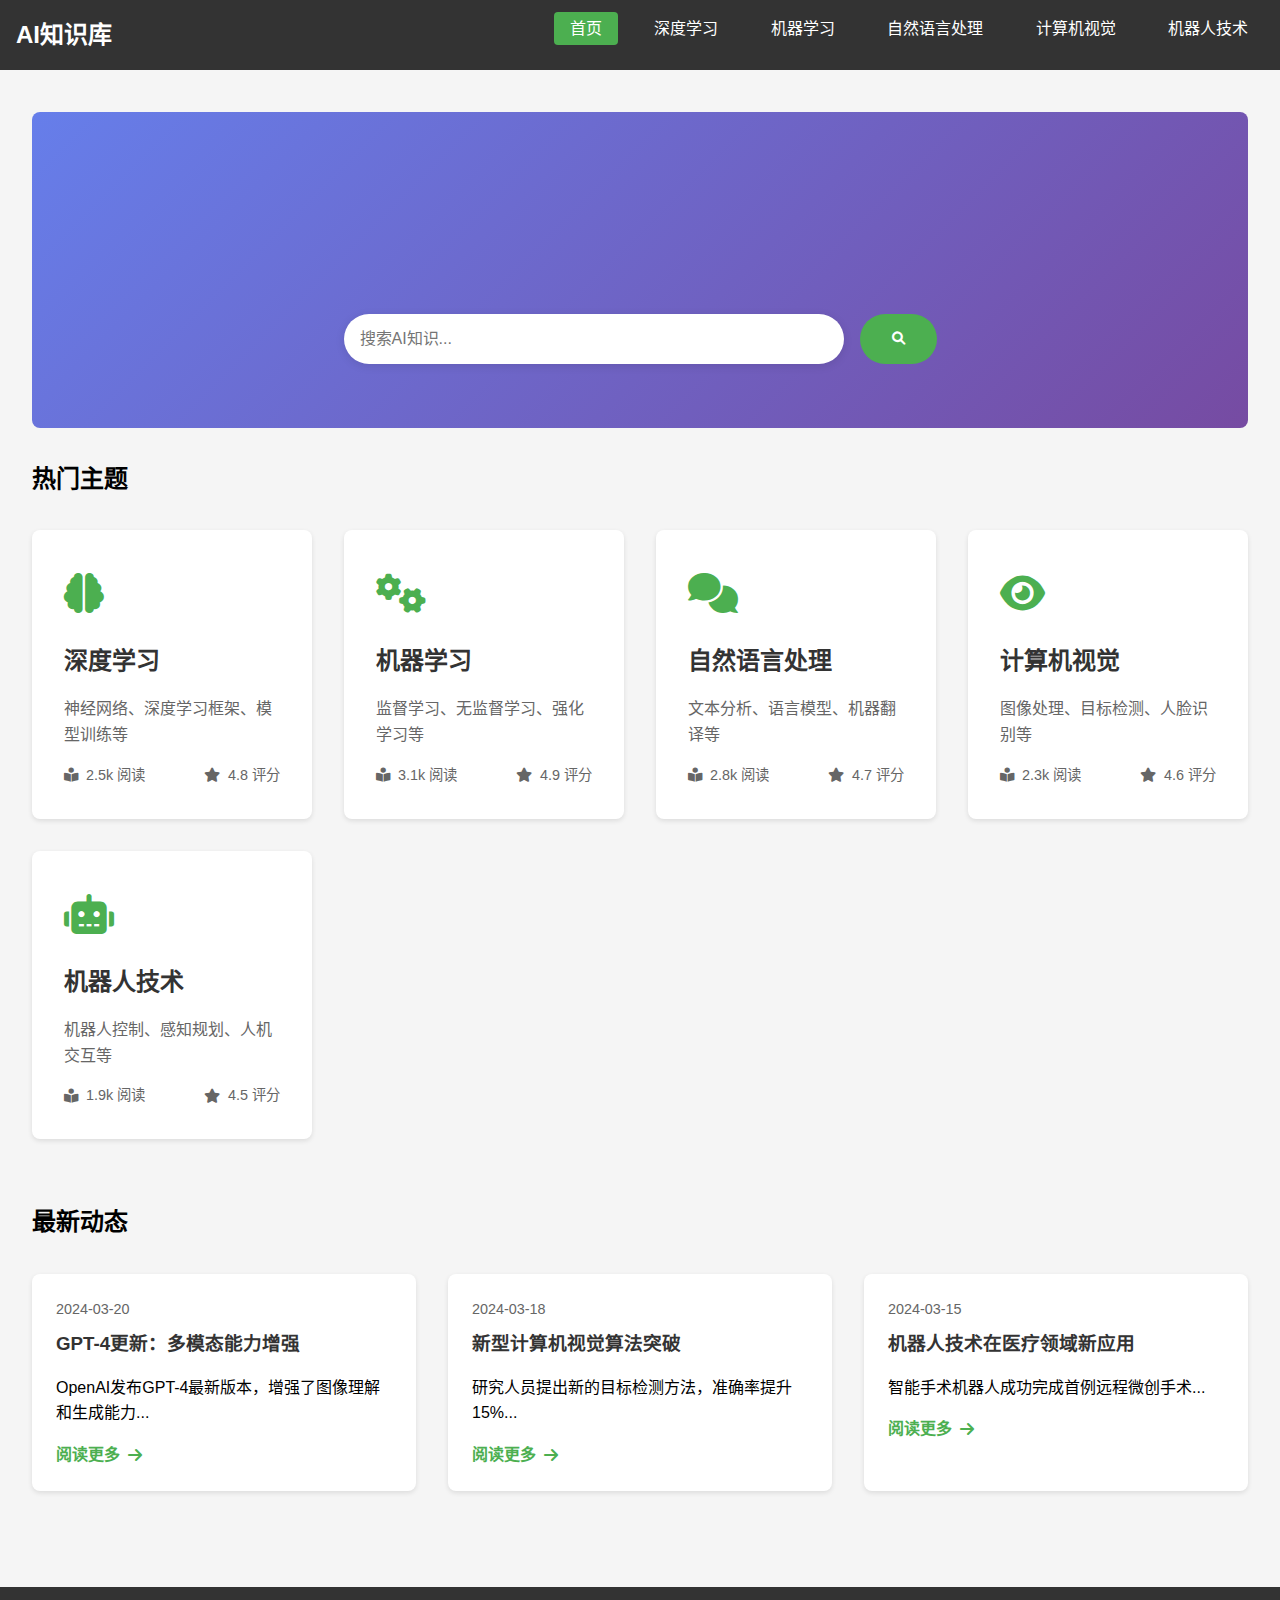
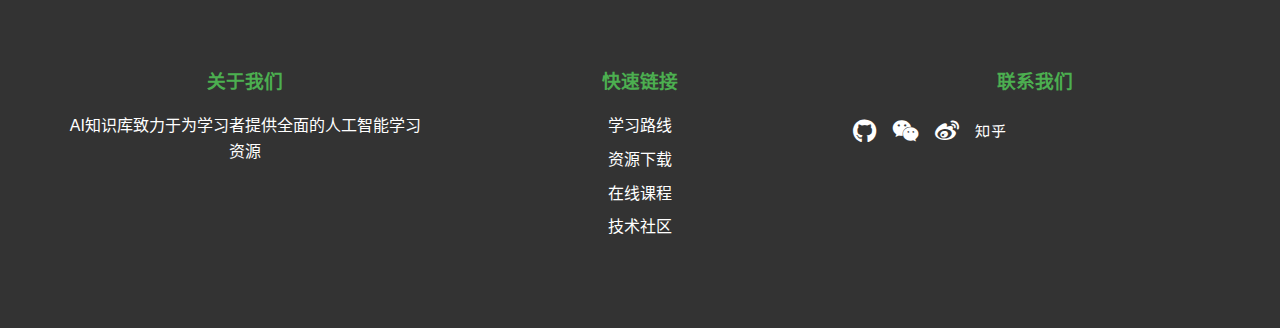
<file: index.html>
<!DOCTYPE html>
<html lang="zh-CN">
<head>
    <meta charset="UTF-8">
    <meta name="viewport" content="width=device-width, initial-scale=1.0">
    <title>AI知识库 - 首页</title>
    <link rel="stylesheet" href="css/style.css">
    <link rel="stylesheet" href="https://cdnjs.cloudflare.com/ajax/libs/font-awesome/6.0.0/css/all.min.css">
</head>
<body>
    <nav class="navbar">
        <div class="nav-brand">AI知识库</div>
        <ul class="nav-links">
            <li><a href="index.html" class="active">首页</a></li>
            <li><a href="deep-learning.html">深度学习</a></li>
            <li><a href="machine-learning.html">机器学习</a></li>
            <li><a href="nlp.html">自然语言处理</a></li>
            <li><a href="computer-vision.html">计算机视觉</a></li>
            <li><a href="robotics.html">机器人技术</a></li>
        </ul>
    </nav>

    <main>
        <section class="hero">
            <h1 class="animate-text">欢迎来到AI知识库</h1>
            <p class="animate-text">探索人工智能的奥秘，开启智能化未来</p>
            <div class="search-box">
                <input type="text" placeholder="搜索AI知识...">
                <button><i class="fas fa-search"></i></button>
            </div>
        </section>

        <section class="featured-topics">
            <h2>热门主题</h2>
            <div class="cards-container">
                <div class="card" onclick="location.href='deep-learning.html'">
                    <div class="card-icon">
                        <i class="fas fa-brain"></i>
                    </div>
                    <h2>深度学习</h2>
                    <p>神经网络、深度学习框架、模型训练等</p>
                    <div class="card-stats">
                        <span><i class="fas fa-book-reader"></i> 2.5k 阅读</span>
                        <span><i class="fas fa-star"></i> 4.8 评分</span>
                    </div>
                </div>
                <div class="card" onclick="location.href='machine-learning.html'">
                    <div class="card-icon">
                        <i class="fas fa-cogs"></i>
                    </div>
                    <h2>机器学习</h2>
                    <p>监督学习、无监督学习、强化学习等</p>
                    <div class="card-stats">
                        <span><i class="fas fa-book-reader"></i> 3.1k 阅读</span>
                        <span><i class="fas fa-star"></i> 4.9 评分</span>
                    </div>
                </div>
                <div class="card" onclick="location.href='nlp.html'">
                    <div class="card-icon">
                        <i class="fas fa-comments"></i>
                    </div>
                    <h2>自然语言处理</h2>
                    <p>文本分析、语言模型、机器翻译等</p>
                    <div class="card-stats">
                        <span><i class="fas fa-book-reader"></i> 2.8k 阅读</span>
                        <span><i class="fas fa-star"></i> 4.7 评分</span>
                    </div>
                </div>
                <div class="card" onclick="location.href='computer-vision.html'">
                    <div class="card-icon">
                        <i class="fas fa-eye"></i>
                    </div>
                    <h2>计算机视觉</h2>
                    <p>图像处理、目标检测、人脸识别等</p>
                    <div class="card-stats">
                        <span><i class="fas fa-book-reader"></i> 2.3k 阅读</span>
                        <span><i class="fas fa-star"></i> 4.6 评分</span>
                    </div>
                </div>
                <div class="card" onclick="location.href='robotics.html'">
                    <div class="card-icon">
                        <i class="fas fa-robot"></i>
                    </div>
                    <h2>机器人技术</h2>
                    <p>机器人控制、感知规划、人机交互等</p>
                    <div class="card-stats">
                        <span><i class="fas fa-book-reader"></i> 1.9k 阅读</span>
                        <span><i class="fas fa-star"></i> 4.5 评分</span>
                    </div>
                </div>
            </div>
        </section>

        <section class="latest-updates">
            <h2>最新动态</h2>
            <div class="updates-grid">
                <div class="update-card">
                    <div class="update-date">2024-03-20</div>
                    <h3>GPT-4更新：多模态能力增强</h3>
                    <p>OpenAI发布GPT-4最新版本，增强了图像理解和生成能力...</p>
                    <a href="#" class="read-more">阅读更多 <i class="fas fa-arrow-right"></i></a>
                </div>
                <div class="update-card">
                    <div class="update-date">2024-03-18</div>
                    <h3>新型计算机视觉算法突破</h3>
                    <p>研究人员提出新的目标检测方法，准确率提升15%...</p>
                    <a href="#" class="read-more">阅读更多 <i class="fas fa-arrow-right"></i></a>
                </div>
                <div class="update-card">
                    <div class="update-date">2024-03-15</div>
                    <h3>机器人技术在医疗领域新应用</h3>
                    <p>智能手术机器人成功完成首例远程微创手术...</p>
                    <a href="#" class="read-more">阅读更多 <i class="fas fa-arrow-right"></i></a>
                </div>
            </div>
        </section>
    </main>

    <footer>
        <div class="footer-content">
            <div class="footer-section">
                <h3>关于我们</h3>
                <p>AI知识库致力于为学习者提供全面的人工智能学习资源</p>
            </div>
            <div class="footer-section">
                <h3>快速链接</h3>
                <ul>
                    <li><a href="#">学习路线</a></li>
                    <li><a href="#">资源下载</a></li>
                    <li><a href="#">在线课程</a></li>
                    <li><a href="#">技术社区</a></li>
                </ul>
            </div>
            <div class="footer-section">
                <h3>联系我们</h3>
                <div class="social-links">
                    <a href="#"><i class="fab fa-github"></i></a>
                    <a href="#"><i class="fab fa-weixin"></i></a>
                    <a href="#"><i class="fab fa-weibo"></i></a>
                    <a href="#"><i class="fab fa-zhihu"></i></a>
                </div>
            </div>
        </div>  
    </footer>

    <script src="js/main.js"></script>
</body>
</html>
</file>
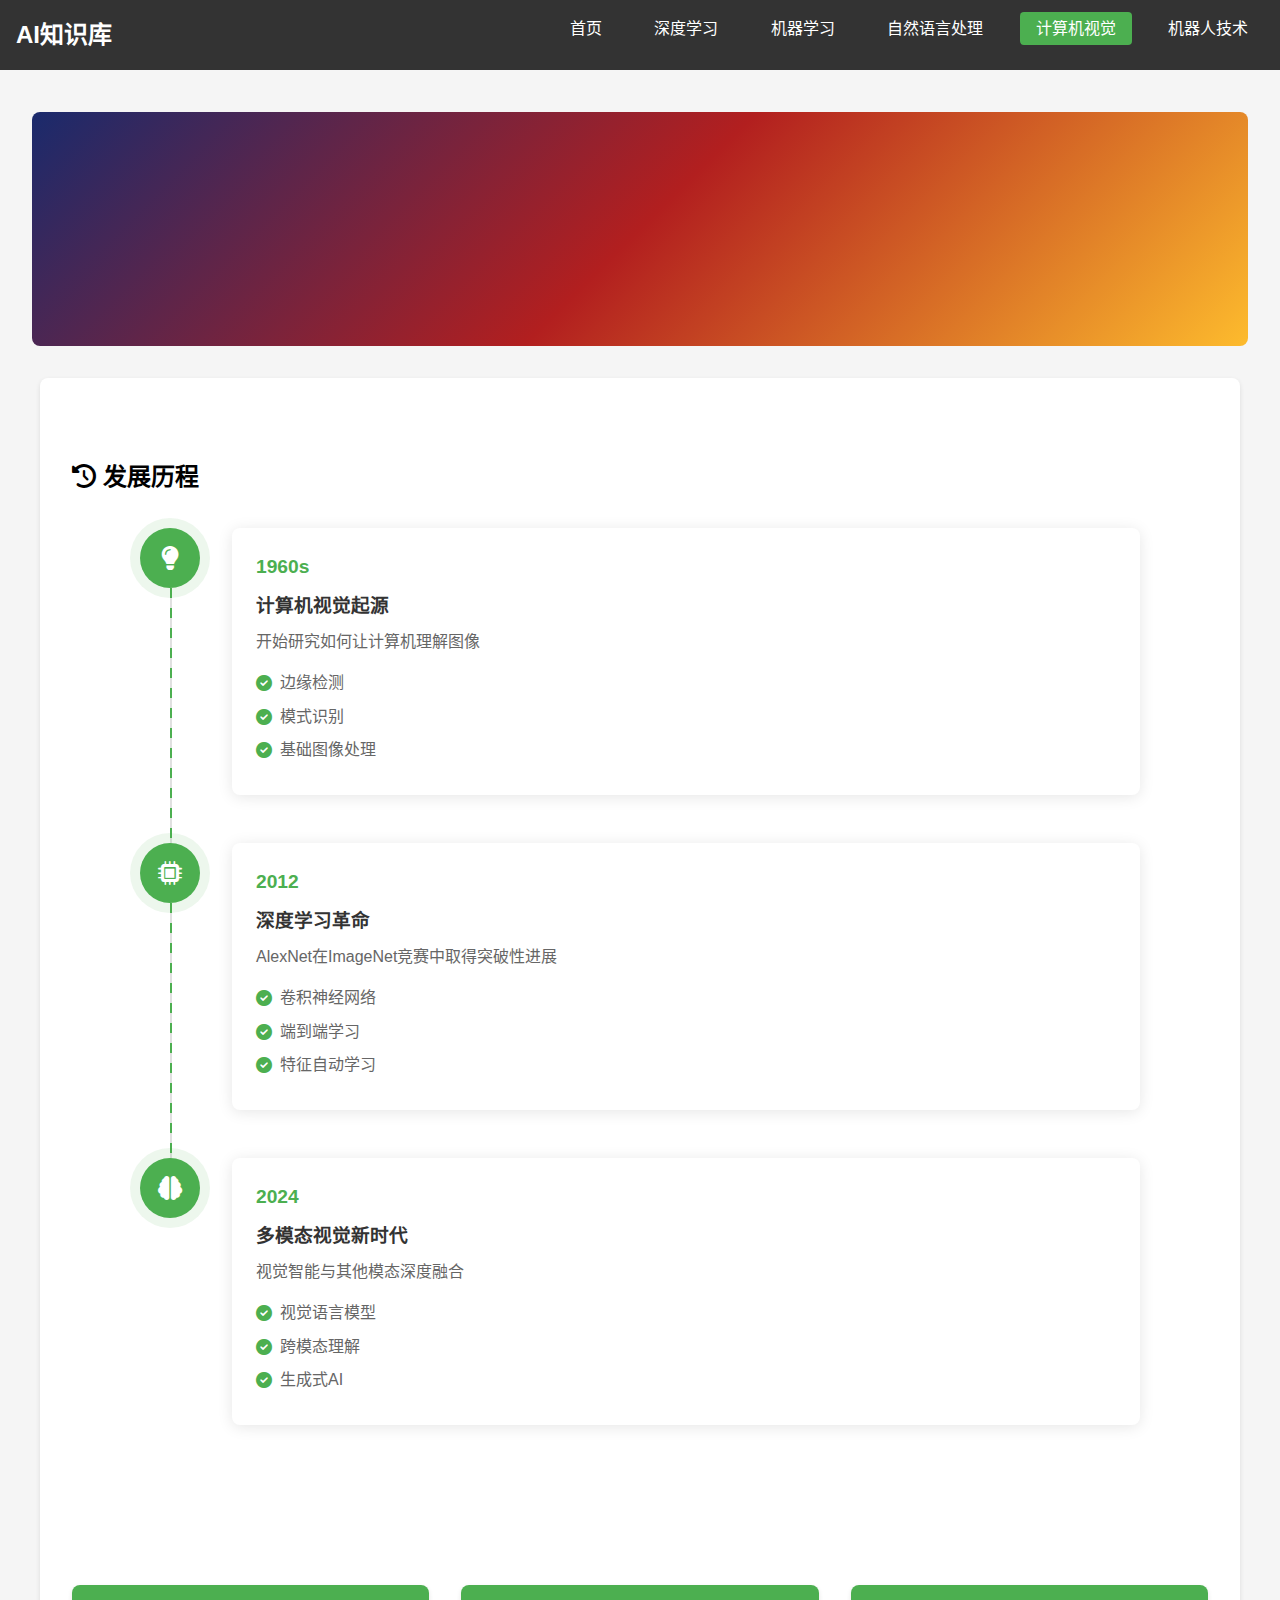
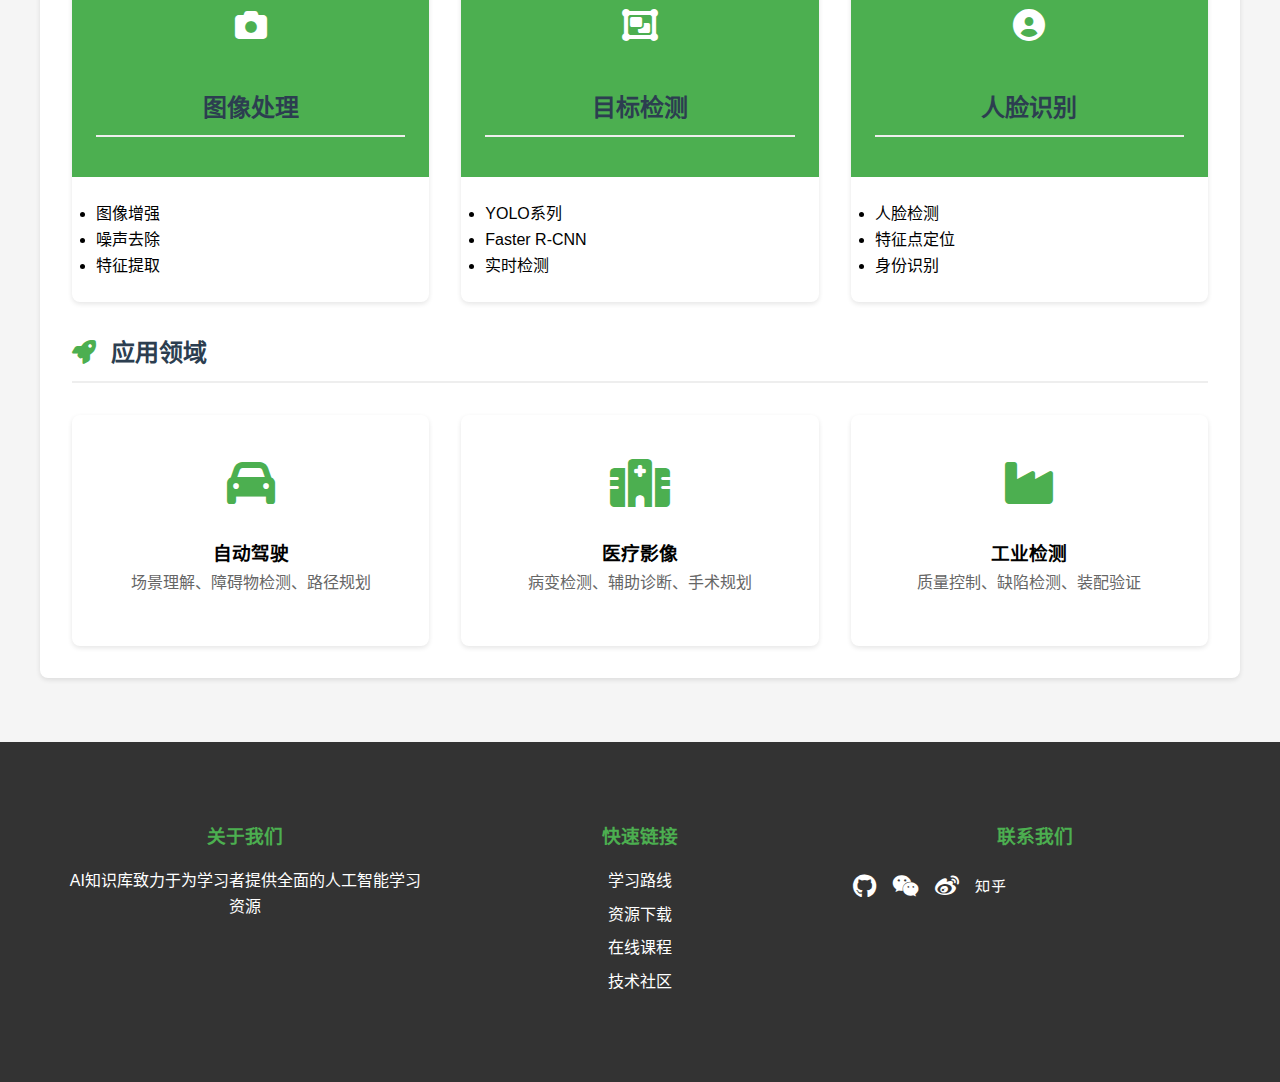
<file: computer-vision.html>
<!DOCTYPE html>
<html lang="zh-CN">
<head>
    <meta charset="UTF-8">
    <meta name="viewport" content="width=device-width, initial-scale=1.0">
    <title>计算机视觉 - AI知识库</title>
    <link rel="stylesheet" href="css/style.css">
    <link rel="stylesheet" href="https://cdnjs.cloudflare.com/ajax/libs/font-awesome/6.0.0/css/all.min.css">
</head>
<body>
    <nav class="navbar">
        <div class="nav-brand">AI知识库</div>
        <ul class="nav-links">
            <li><a href="index.html">首页</a></li>
            <li><a href="deep-learning.html">深度学习</a></li>
            <li><a href="machine-learning.html">机器学习</a></li>
            <li><a href="nlp.html">自然语言处理</a></li>
            <li><a href="computer-vision.html" class="active">计算机视觉</a></li>
            <li><a href="robotics.html">机器人技术</a></li>
        </ul>
    </nav>

    <main>
        <section class="hero vision-hero">
            <div class="hero-content">
                <h1 class="animate-text">计算机视觉</h1>
                <p class="animate-text">让机器理解和分析视觉世界</p>
            </div>
        </section>

        <section class="content">
            <div class="milestone-section">
                <h2><i class="fas fa-history"></i> 发展历程</h2>
                <div class="milestones">
                    <div class="milestone-item">
                        <div class="milestone-icon">
                            <i class="fas fa-lightbulb"></i>
                        </div>
                        <div class="milestone-line"></div>
                        <div class="milestone-content">
                            <div class="milestone-year">1960s</div>
                            <h3>计算机视觉起源</h3>
                            <p>开始研究如何让计算机理解图像</p>
                            <ul class="milestone-details">
                                <li><i class="fas fa-check-circle"></i> 边缘检测</li>
                                <li><i class="fas fa-check-circle"></i> 模式识别</li>
                                <li><i class="fas fa-check-circle"></i> 基础图像处理</li>
                            </ul>
                        </div>
                    </div>

                    <div class="milestone-item">
                        <div class="milestone-icon">
                            <i class="fas fa-microchip"></i>
                        </div>
                        <div class="milestone-line"></div>
                        <div class="milestone-content">
                            <div class="milestone-year">2012</div>
                            <h3>深度学习革命</h3>
                            <p>AlexNet在ImageNet竞赛中取得突破性进展</p>
                            <ul class="milestone-details">
                                <li><i class="fas fa-check-circle"></i> 卷积神经网络</li>
                                <li><i class="fas fa-check-circle"></i> 端到端学习</li>
                                <li><i class="fas fa-check-circle"></i> 特征自动学习</li>
                            </ul>
                        </div>
                    </div>

                    <div class="milestone-item">
                        <div class="milestone-icon">
                            <i class="fas fa-brain"></i>
                        </div>
                        <div class="milestone-line"></div>
                        <div class="milestone-content">
                            <div class="milestone-year">2024</div>
                            <h3>多模态视觉新时代</h3>
                            <p>视觉智能与其他模态深度融合</p>
                            <ul class="milestone-details">
                                <li><i class="fas fa-check-circle"></i> 视觉语言模型</li>
                                <li><i class="fas fa-check-circle"></i> 跨模态理解</li>
                                <li><i class="fas fa-check-circle"></i> 生成式AI</li>
                            </ul>
                        </div>
                    </div>
                </div>
            </div>

            <article>
                <div class="vision-grid">
                    <div class="vision-card">
                        <div class="vision-card-header">
                            <i class="fas fa-camera"></i>
                            <h2>图像处理</h2>
                        </div>
                        <div class="vision-card-content">
                            <ul>
                                <li>图像增强</li>
                                <li>噪声去除</li>
                                <li>特征提取</li>
                            </ul>
                        </div>
                    </div>

                    <div class="vision-card">
                        <div class="vision-card-header">
                            <i class="fas fa-object-group"></i>
                            <h2>目标检测</h2>
                        </div>
                        <div class="vision-card-content">
                            <ul>
                                <li>YOLO系列</li>
                                <li>Faster R-CNN</li>
                                <li>实时检测</li>
                            </ul>
                        </div>
                    </div>

                    <div class="vision-card">
                        <div class="vision-card-header">
                            <i class="fas fa-user-circle"></i>
                            <h2>人脸识别</h2>
                        </div>
                        <div class="vision-card-content">
                            <ul>
                                <li>人脸检测</li>
                                <li>特征点定位</li>
                                <li>身份识别</li>
                            </ul>
                        </div>
                    </div>
                </div>

      

                <div class="applications">
                    <h2><i class="fas fa-rocket"></i> 应用领域</h2>
                    <div class="app-cards">
                        <div class="app-card">
                            <div class="app-icon">
                                <i class="fas fa-car"></i>
                            </div>
                            <h3>自动驾驶</h3>
                            <p>场景理解、障碍物检测、路径规划</p>
                        </div>
                        <div class="app-card">
                            <div class="app-icon">
                                <i class="fas fa-hospital"></i>
                            </div>
                            <h3>医疗影像</h3>
                            <p>病变检测、辅助诊断、手术规划</p>
                        </div>
                        <div class="app-card">
                            <div class="app-icon">
                                <i class="fas fa-industry"></i>
                            </div>
                            <h3>工业检测</h3>
                            <p>质量控制、缺陷检测、装配验证</p>
                        </div>
                    </div>
                </div>
            </article>
        </section>
    </main>

    <footer>
        <div class="footer-content">
            <div class="footer-section">
                <h3>关于我们</h3>
                <p>AI知识库致力于为学习者提供全面的人工智能学习资源</p>
            </div>
            <div class="footer-section">
                <h3>快速链接</h3>
                <ul>
                    <li><a href="#">学习路线</a></li>
                    <li><a href="#">资源下载</a></li>
                    <li><a href="#">在线课程</a></li>
                    <li><a href="#">技术社区</a></li>
                </ul>
            </div>
            <div class="footer-section">
                <h3>联系我们</h3>
                <div class="social-links">
                    <a href="#"><i class="fab fa-github"></i></a>
                    <a href="#"><i class="fab fa-weixin"></i></a>
                    <a href="#"><i class="fab fa-weibo"></i></a>
                    <a href="#"><i class="fab fa-zhihu"></i></a>
                </div>
            </div>
        </div>
    </footer>

    <script src="js/main.js"></script>
</body>
</html>
</file>
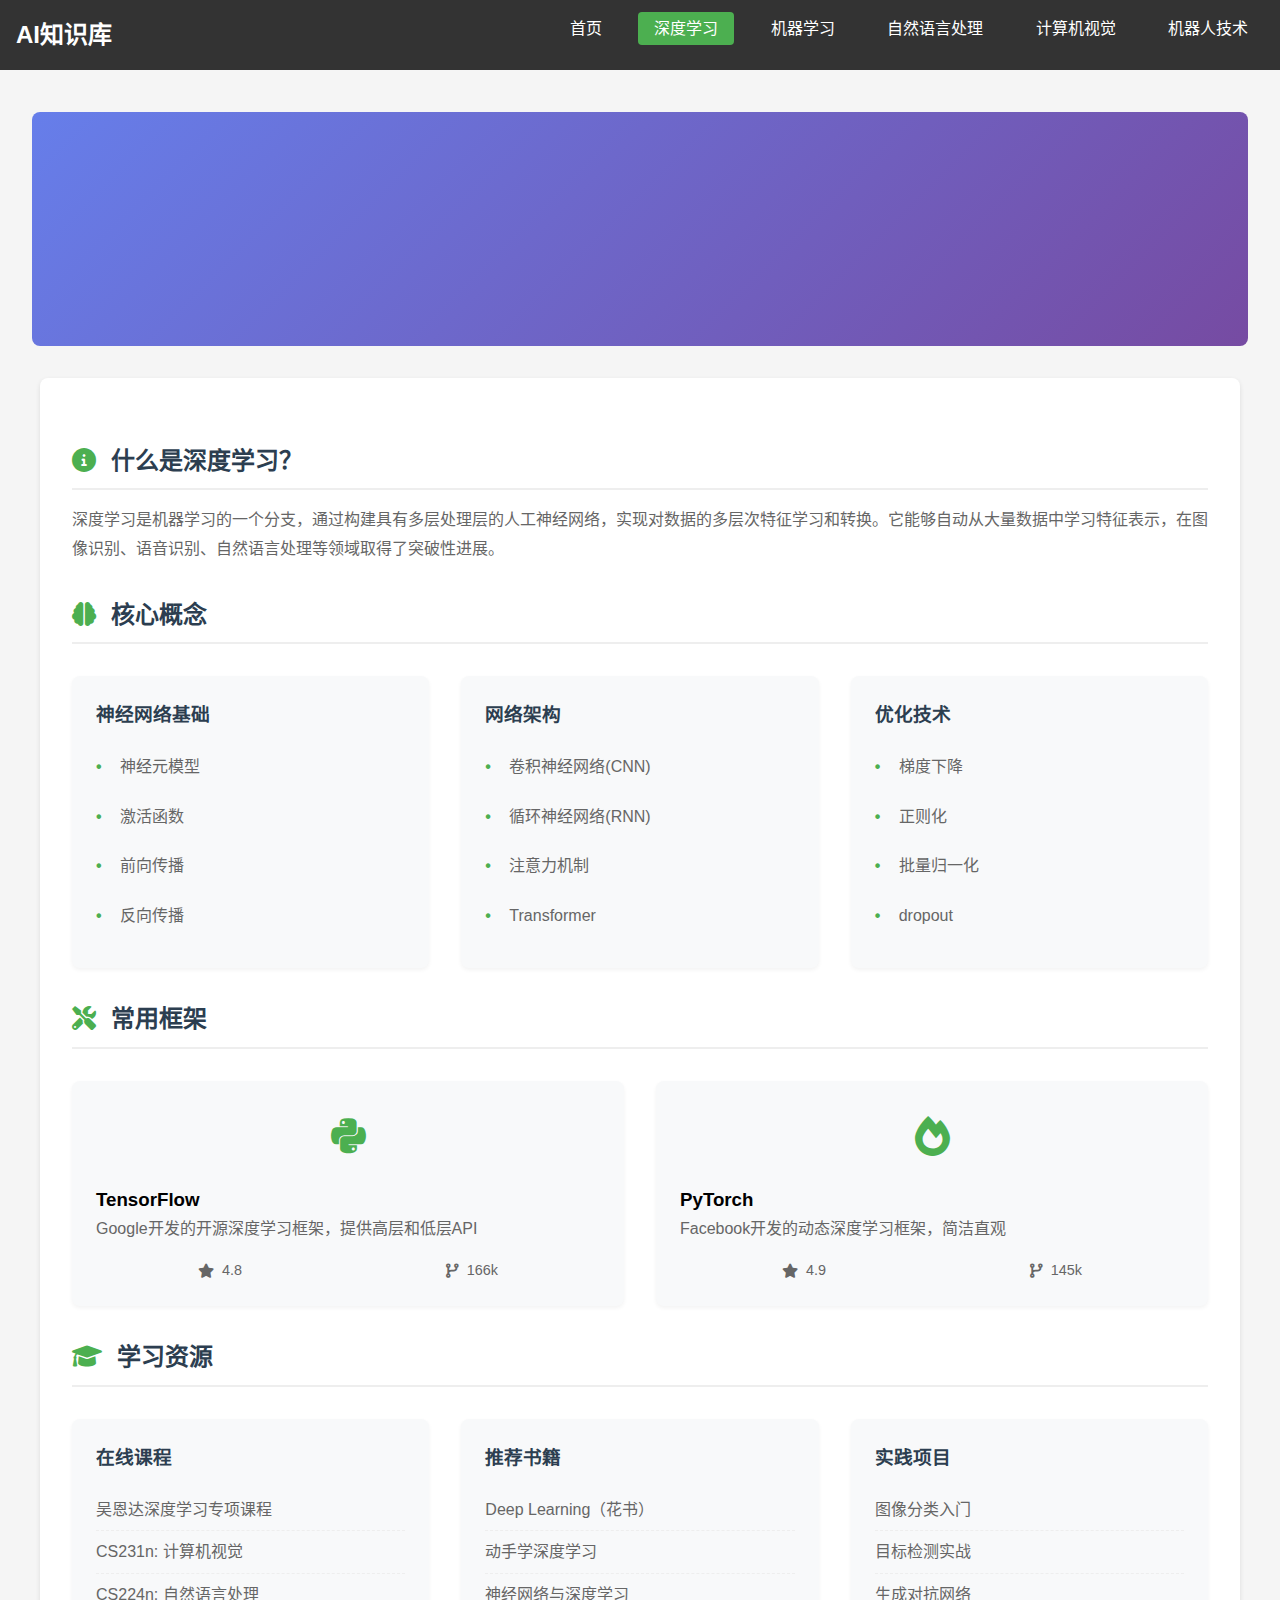
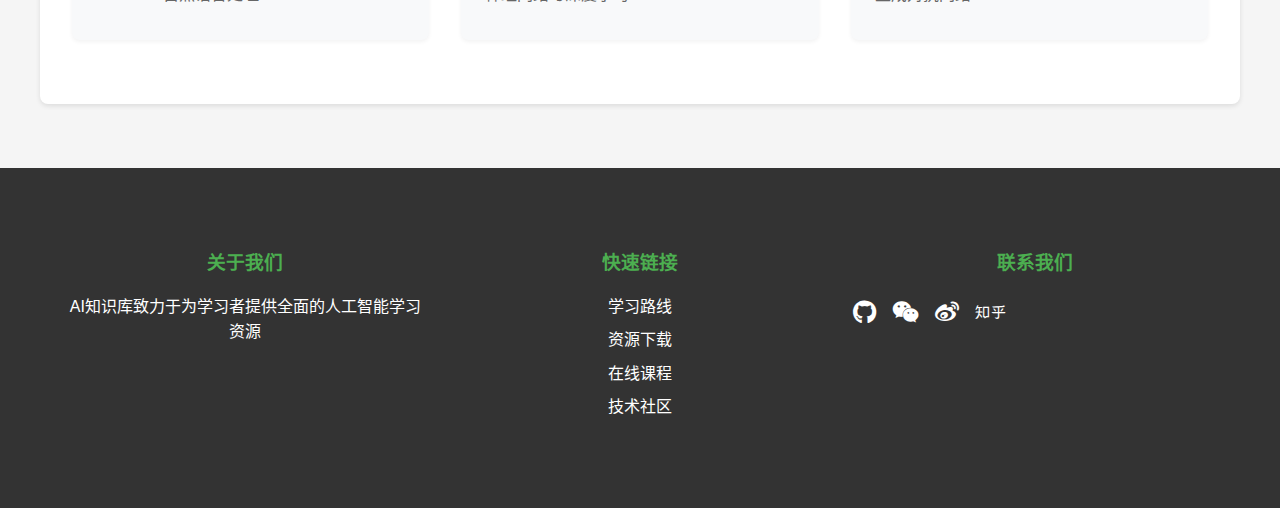
<file: deep-learning.html>
<!DOCTYPE html>
<html lang="zh-CN">
<head>
    <meta charset="UTF-8">
    <meta name="viewport" content="width=device-width, initial-scale=1.0">
    <title>深度学习 - AI知识库</title>
    <link rel="stylesheet" href="css/style.css">
    <link rel="stylesheet" href="https://cdnjs.cloudflare.com/ajax/libs/font-awesome/6.0.0/css/all.min.css">
</head>
<body>
    <nav class="navbar">
        <div class="nav-brand">AI知识库</div>
        <ul class="nav-links">
            <li><a href="index.html">首页</a></li>
            <li><a href="deep-learning.html" class="active">深度学习</a></li>
            <li><a href="machine-learning.html">机器学习</a></li>
            <li><a href="nlp.html">自然语言处理</a></li>
            <li><a href="computer-vision.html">计算机视觉</a></li>
            <li><a href="robotics.html">机器人技术</a></li>
        </ul>
    </nav>

    <main>
        <section class="hero">
            <h1 class="animate-text">深度学习</h1>
            <p class="animate-text">探索神经网络的深层奥秘</p>
        </section>

        <section class="content">
            <article>
                <h2><i class="fas fa-info-circle"></i> 什么是深度学习？</h2>
                <p>深度学习是机器学习的一个分支，通过构建具有多层处理层的人工神经网络，实现对数据的多层次特征学习和转换。它能够自动从大量数据中学习特征表示，在图像识别、语音识别、自然语言处理等领域取得了突破性进展。</p>

                <h2><i class="fas fa-brain"></i> 核心概念</h2>
                <div class="learning-types">
                    <div class="type-card">
                        <h3>神经网络基础</h3>
                        <ul>
                            <li>神经元模型</li>
                            <li>激活函数</li>
                            <li>前向传播</li>
                            <li>反向传播</li>
                        </ul>
                    </div>
                    <div class="type-card">
                        <h3>网络架构</h3>
                        <ul>
                            <li>卷积神经网络(CNN)</li>
                            <li>循环神经网络(RNN)</li>
                            <li>注意力机制</li>
                            <li>Transformer</li>
                        </ul>
                    </div>
                    <div class="type-card">
                        <h3>优化技术</h3>
                        <ul>
                            <li>梯度下降</li>
                            <li>正则化</li>
                            <li>批量归一化</li>
                            <li>dropout</li>
                        </ul>
                    </div>
                </div>

                <h2><i class="fas fa-tools"></i> 常用框架</h2>
                <div class="framework-cards">
                    <div class="framework-card">
                        <div class="card-icon">
                            <i class="fab fa-python"></i>
                        </div>
                        <h3>TensorFlow</h3>
                        <p>Google开发的开源深度学习框架，提供高层和低层API</p>
                        <div class="card-stats">
                            <span><i class="fas fa-star"></i> 4.8</span>
                            <span><i class="fas fa-code-branch"></i> 166k</span>
                        </div>
                    </div>
                    <div class="framework-card">
                        <div class="card-icon">
                            <i class="fas fa-fire"></i>
                        </div>
                        <h3>PyTorch</h3>
                        <p>Facebook开发的动态深度学习框架，简洁直观</p>
                        <div class="card-stats">
                            <span><i class="fas fa-star"></i> 4.9</span>
                            <span><i class="fas fa-code-branch"></i> 145k</span>
                        </div>
                    </div>
                </div>

                <h2><i class="fas fa-graduation-cap"></i> 学习资源</h2>
                <div class="tools-grid">
                    <div class="tool-item">
                        <h3>在线课程</h3>
                        <ul>
                            <li>吴恩达深度学习专项课程</li>
                            <li>CS231n: 计算机视觉</li>
                            <li>CS224n: 自然语言处理</li>
                        </ul>
                    </div>
                    <div class="tool-item">
                        <h3>推荐书籍</h3>
                        <ul>
                            <li>Deep Learning（花书）</li>
                            <li>动手学深度学习</li>
                            <li>神经网络与深度学习</li>
                        </ul>
                    </div>
                    <div class="tool-item">
                        <h3>实践项目</h3>
                        <ul>
                            <li>图像分类入门</li>
                            <li>目标检测实战</li>
                            <li>生成对抗网络</li>
                        </ul>
                    </div>
                </div>
            </article>
        </section>
    </main>

    <footer>
        <div class="footer-content">
            <div class="footer-section">
                <h3>关于我们</h3>
                <p>AI知识库致力于为学习者提供全面的人工智能学习资源</p>
            </div>
            <div class="footer-section">
                <h3>快速链接</h3>
                <ul>
                    <li><a href="#">学习路线</a></li>
                    <li><a href="#">资源下载</a></li>
                    <li><a href="#">在线课程</a></li>
                    <li><a href="#">技术社区</a></li>
                </ul>
            </div>
            <div class="footer-section">
                <h3>联系我们</h3>
                <div class="social-links">
                    <a href="#"><i class="fab fa-github"></i></a>
                    <a href="#"><i class="fab fa-weixin"></i></a>
                    <a href="#"><i class="fab fa-weibo"></i></a>
                    <a href="#"><i class="fab fa-zhihu"></i></a>
                </div>
            </div>
        </div>

    </footer>

    <script src="js/main.js"></script>
</body>
</html>
</file>
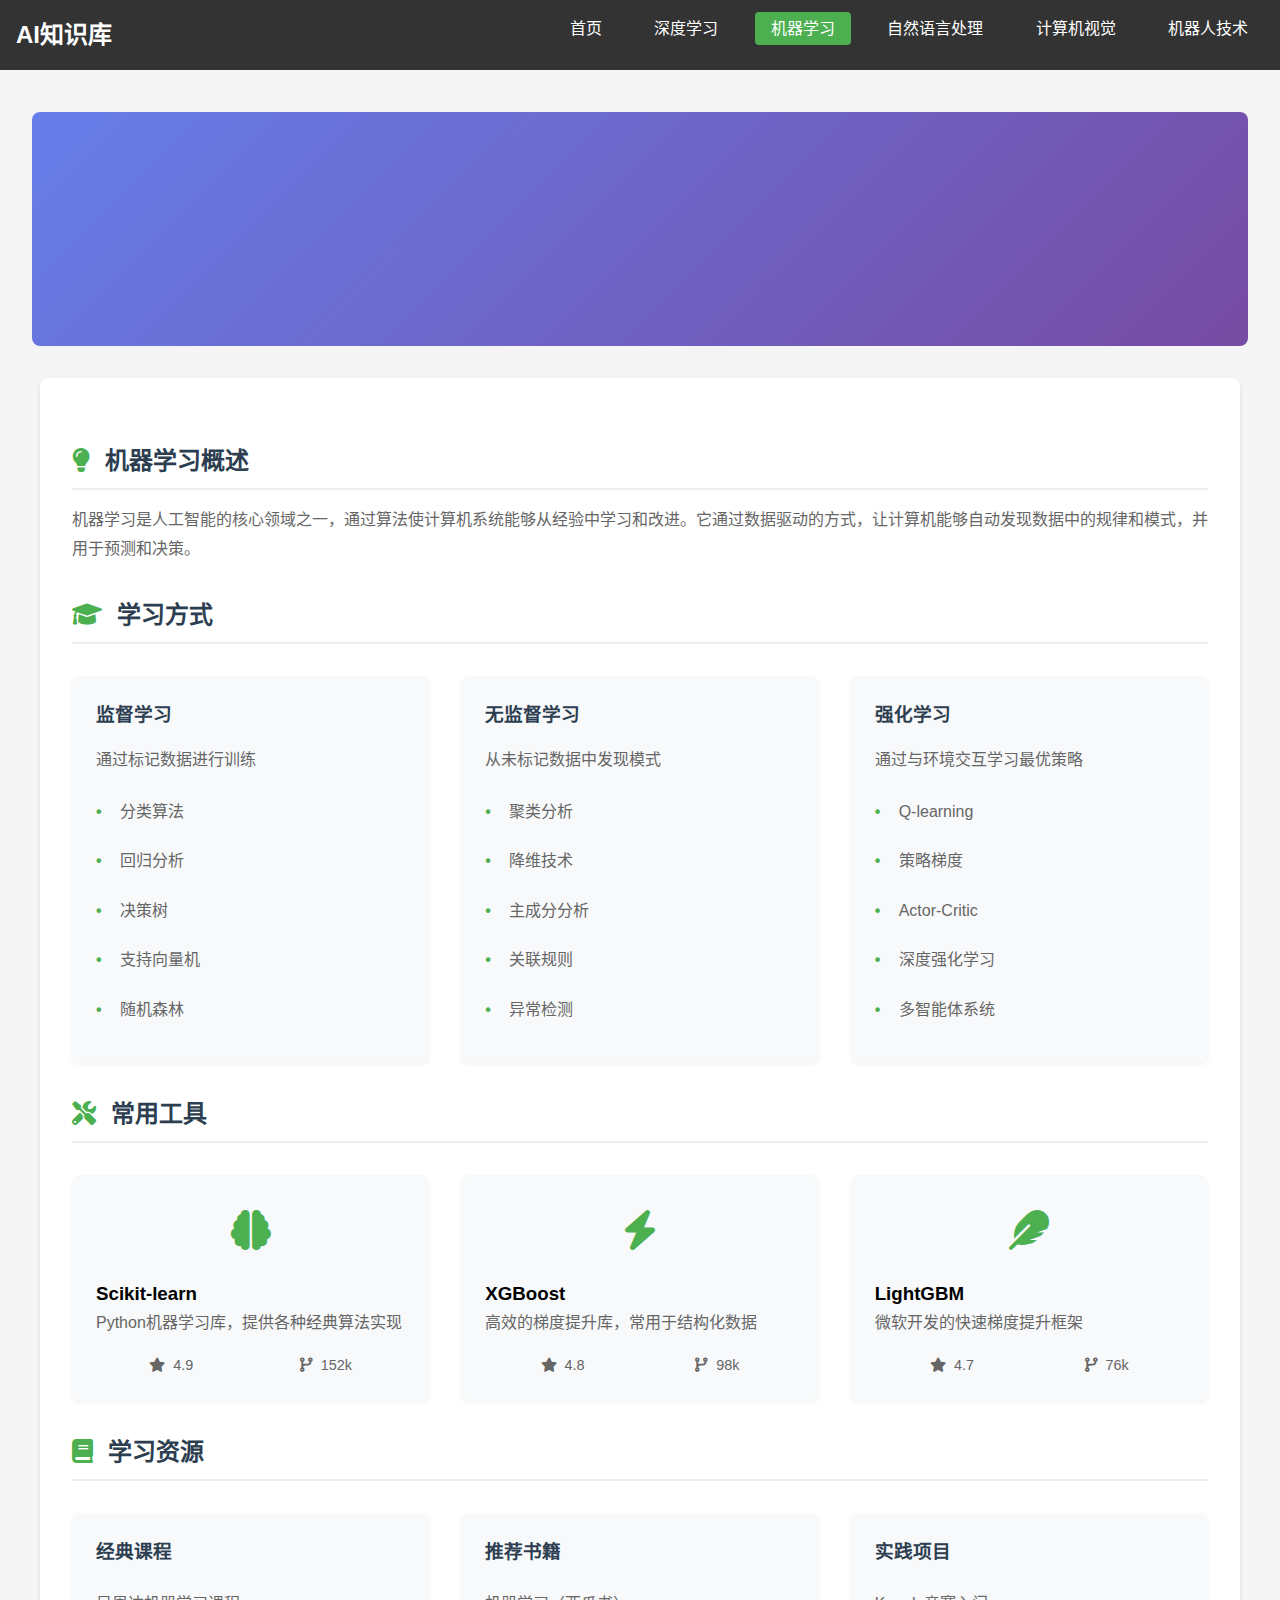
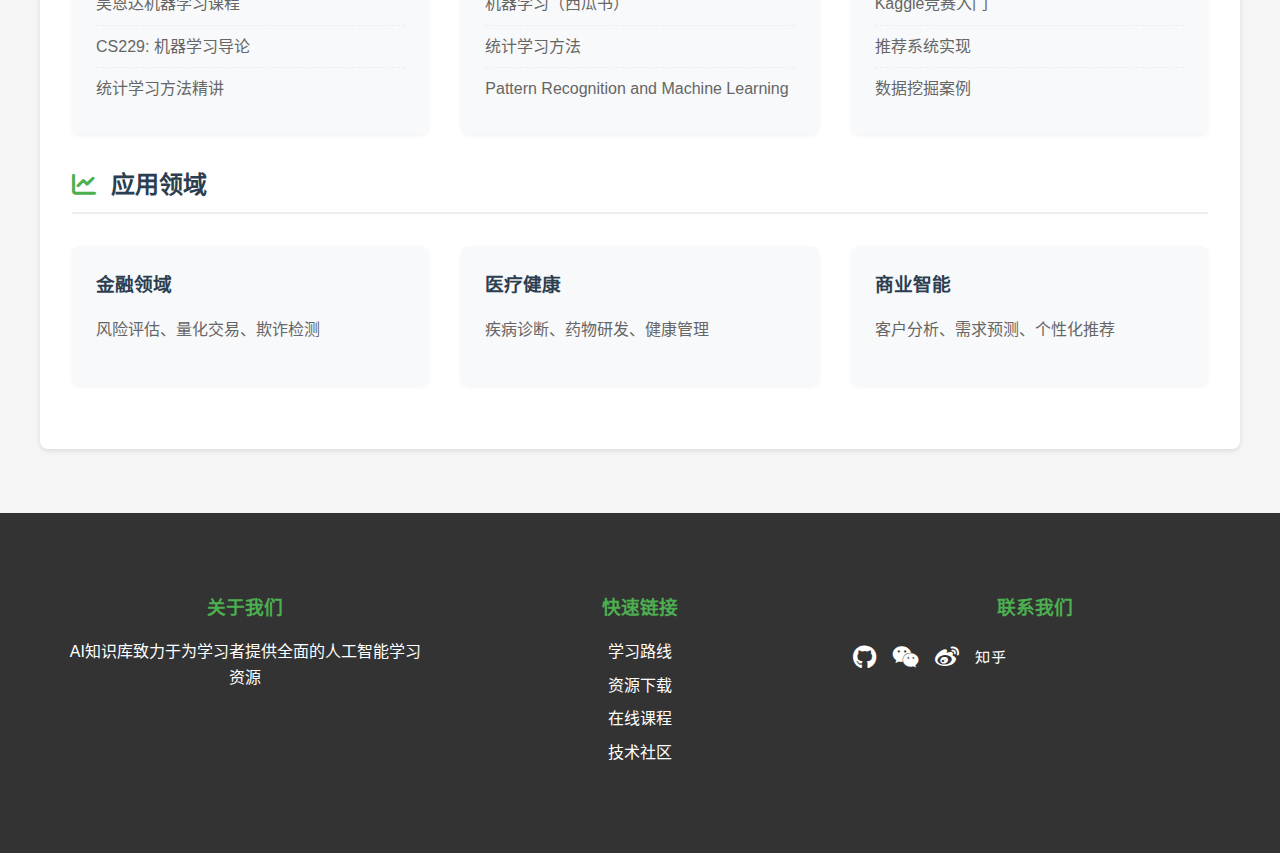
<file: machine-learning.html>
<!DOCTYPE html>
<html lang="zh-CN">
<head>
    <meta charset="UTF-8">
    <meta name="viewport" content="width=device-width, initial-scale=1.0">
    <title>机器学习 - AI知识库</title>
    <link rel="stylesheet" href="css/style.css">
    <link rel="stylesheet" href="https://cdnjs.cloudflare.com/ajax/libs/font-awesome/6.0.0/css/all.min.css">
</head>
<body>
    <nav class="navbar">
        <div class="nav-brand">AI知识库</div>
        <ul class="nav-links">
            <li><a href="index.html">首页</a></li>
            <li><a href="deep-learning.html">深度学习</a></li>
            <li><a href="machine-learning.html" class="active">机器学习</a></li>
            <li><a href="nlp.html">自然语言处理</a></li>
            <li><a href="computer-vision.html">计算机视觉</a></li>
            <li><a href="robotics.html">机器人技术</a></li>
        </ul>
    </nav>

    <main>
        <section class="hero">
            <h1 class="animate-text">机器学习</h1>
            <p class="animate-text">让机器具备学习和决策能力</p>
        </section>

        <section class="content">
            <article>
                <h2><i class="fas fa-lightbulb"></i> 机器学习概述</h2>
                <p>机器学习是人工智能的核心领域之一，通过算法使计算机系统能够从经验中学习和改进。它通过数据驱动的方式，让计算机能够自动发现数据中的规律和模式，并用于预测和决策。</p>

                <h2><i class="fas fa-graduation-cap"></i> 学习方式</h2>
                <div class="learning-types">
                    <div class="type-card">
                        <h3>监督学习</h3>
                        <p>通过标记数据进行训练</p>
                        <ul>
                            <li>分类算法</li>
                            <li>回归分析</li>
                            <li>决策树</li>
                            <li>支持向量机</li>
                            <li>随机森林</li>
                        </ul>
                    </div>
                    <div class="type-card">
                        <h3>无监督学习</h3>
                        <p>从未标记数据中发现模式</p>
                        <ul>
                            <li>聚类分析</li>
                            <li>降维技术</li>
                            <li>主成分分析</li>
                            <li>关联规则</li>
                            <li>异常检测</li>
                        </ul>
                    </div>
                    <div class="type-card">
                        <h3>强化学习</h3>
                        <p>通过与环境交互学习最优策略</p>
                        <ul>
                            <li>Q-learning</li>
                            <li>策略梯度</li>
                            <li>Actor-Critic</li>
                            <li>深度强化学习</li>
                            <li>多智能体系统</li>
                        </ul>
                    </div>
                </div>

                <h2><i class="fas fa-tools"></i> 常用工具</h2>
                <div class="framework-cards">
                    <div class="framework-card">
                        <div class="card-icon">
                            <i class="fas fa-brain"></i>
                        </div>
                        <h3>Scikit-learn</h3>
                        <p>Python机器学习库，提供各种经典算法实现</p>
                        <div class="card-stats">
                            <span><i class="fas fa-star"></i> 4.9</span>
                            <span><i class="fas fa-code-branch"></i> 152k</span>
                        </div>
                    </div>
                    <div class="framework-card">
                        <div class="card-icon">
                            <i class="fas fa-bolt"></i>
                        </div>
                        <h3>XGBoost</h3>
                        <p>高效的梯度提升库，常用于结构化数据</p>
                        <div class="card-stats">
                            <span><i class="fas fa-star"></i> 4.8</span>
                            <span><i class="fas fa-code-branch"></i> 98k</span>
                        </div>
                    </div>
                    <div class="framework-card">
                        <div class="card-icon">
                            <i class="fas fa-feather"></i>
                        </div>
                        <h3>LightGBM</h3>
                        <p>微软开发的快速梯度提升框架</p>
                        <div class="card-stats">
                            <span><i class="fas fa-star"></i> 4.7</span>
                            <span><i class="fas fa-code-branch"></i> 76k</span>
                        </div>
                    </div>
                </div>

                <h2><i class="fas fa-book"></i> 学习资源</h2>
                <div class="tools-grid">
                    <div class="tool-item">
                        <h3>经典课程</h3>
                        <ul>
                            <li>吴恩达机器学习课程</li>
                            <li>CS229: 机器学习导论</li>
                            <li>统计学习方法精讲</li>
                        </ul>
                    </div>
                    <div class="tool-item">
                        <h3>推荐书籍</h3>
                        <ul>
                            <li>机器学习（西瓜书）</li>
                            <li>统计学习方法</li>
                            <li>Pattern Recognition and Machine Learning</li>
                        </ul>
                    </div>
                    <div class="tool-item">
                        <h3>实践项目</h3>
                        <ul>
                            <li>Kaggle竞赛入门</li>
                            <li>推荐系统实现</li>
                            <li>数据挖掘案例</li>
                        </ul>
                    </div>
                </div>

                <h2><i class="fas fa-chart-line"></i> 应用领域</h2>
                <div class="tools-grid">
                    <div class="tool-item">
                        <h3>金融领域</h3>
                        <p>风险评估、量化交易、欺诈检测</p>
                    </div>
                    <div class="tool-item">
                        <h3>医疗健康</h3>
                        <p>疾病诊断、药物研发、健康管理</p>
                    </div>
                    <div class="tool-item">
                        <h3>商业智能</h3>
                        <p>客户分析、需求预测、个性化推荐</p>
                    </div>
                </div>
            </article>
        </section>
    </main>

    <footer>
        <div class="footer-content">
            <div class="footer-section">
                <h3>关于我们</h3>
                <p>AI知识库致力于为学习者提供全面的人工智能学习资源</p>
            </div>
            <div class="footer-section">
                <h3>快速链接</h3>
                <ul>
                    <li><a href="#">学习路线</a></li>
                    <li><a href="#">资源下载</a></li>
                    <li><a href="#">在线课程</a></li>
                    <li><a href="#">技术社区</a></li>
                </ul>
            </div>
            <div class="footer-section">
                <h3>联系我们</h3>
                <div class="social-links">
                    <a href="#"><i class="fab fa-github"></i></a>
                    <a href="#"><i class="fab fa-weixin"></i></a>
                    <a href="#"><i class="fab fa-weibo"></i></a>
                    <a href="#"><i class="fab fa-zhihu"></i></a>
                </div>
            </div>
        </div>
    </footer>

    <script src="js/main.js"></script>
</body>
</html>
</file>
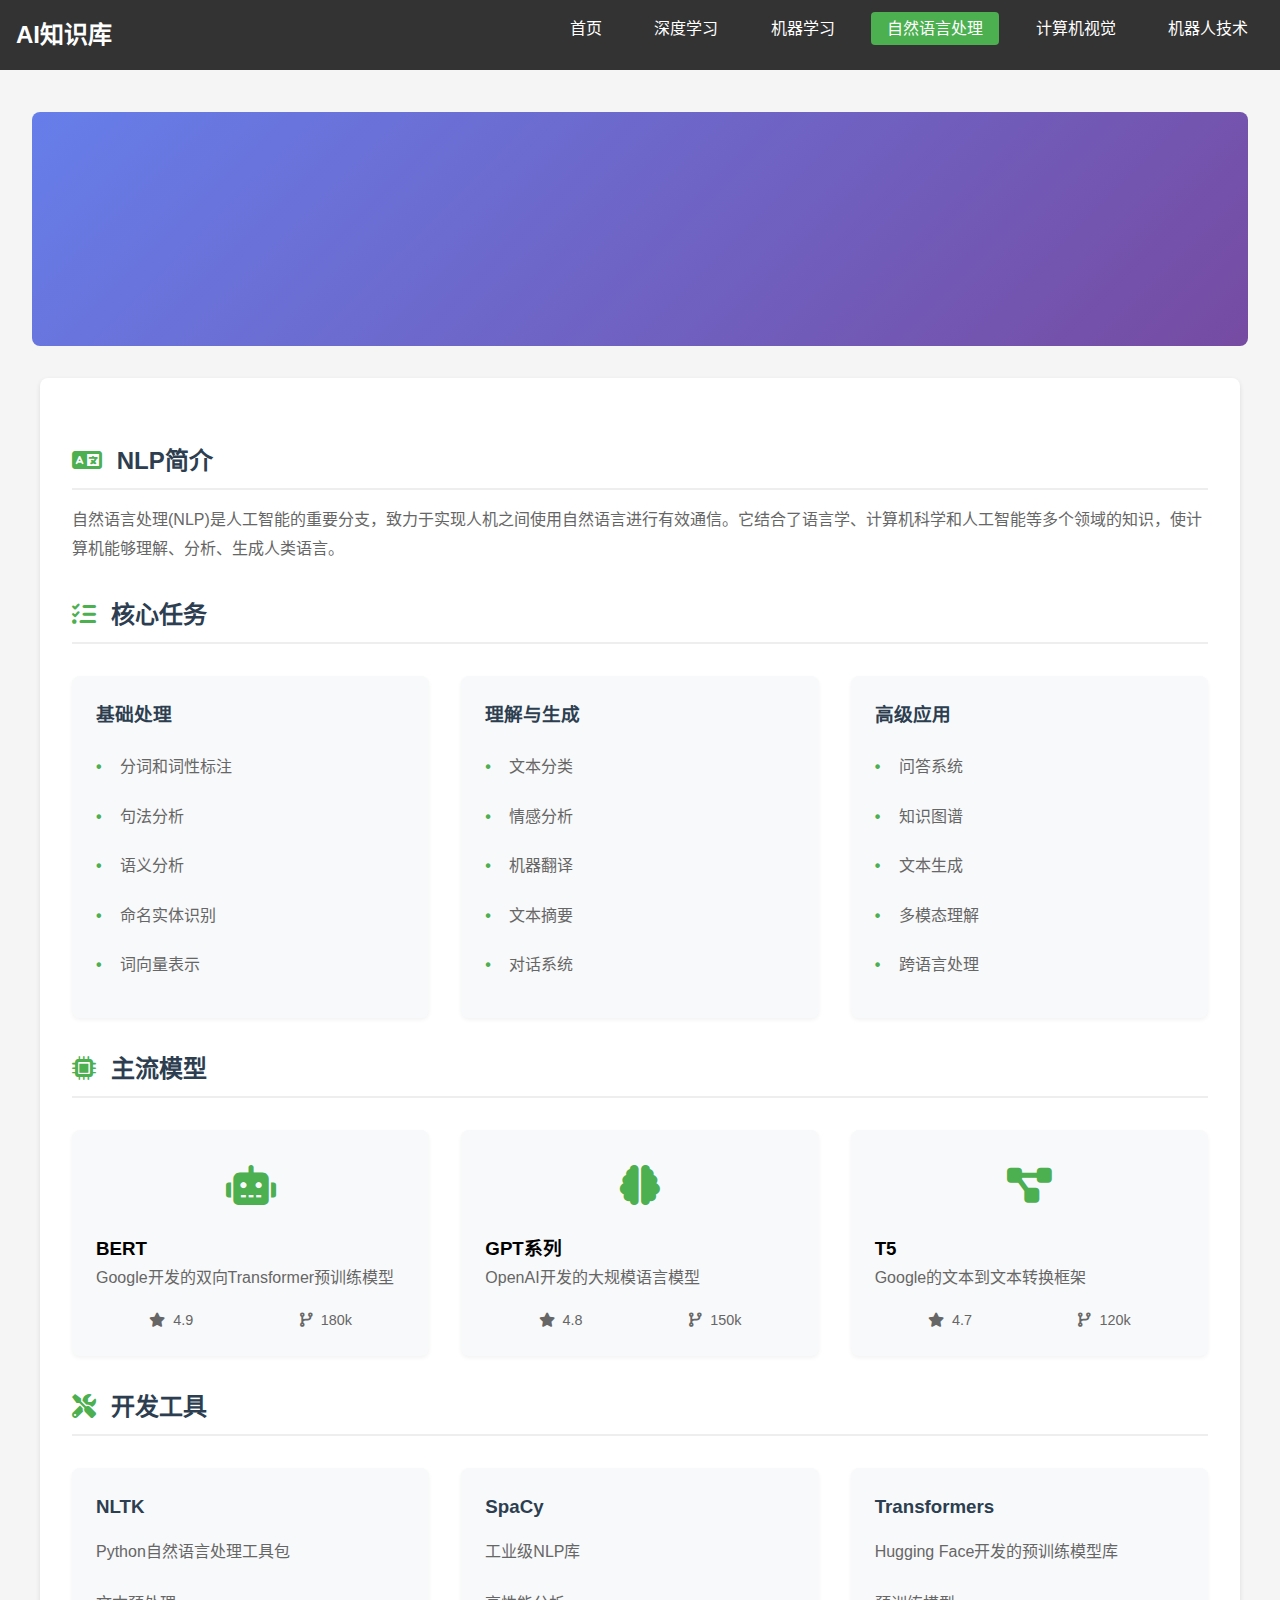
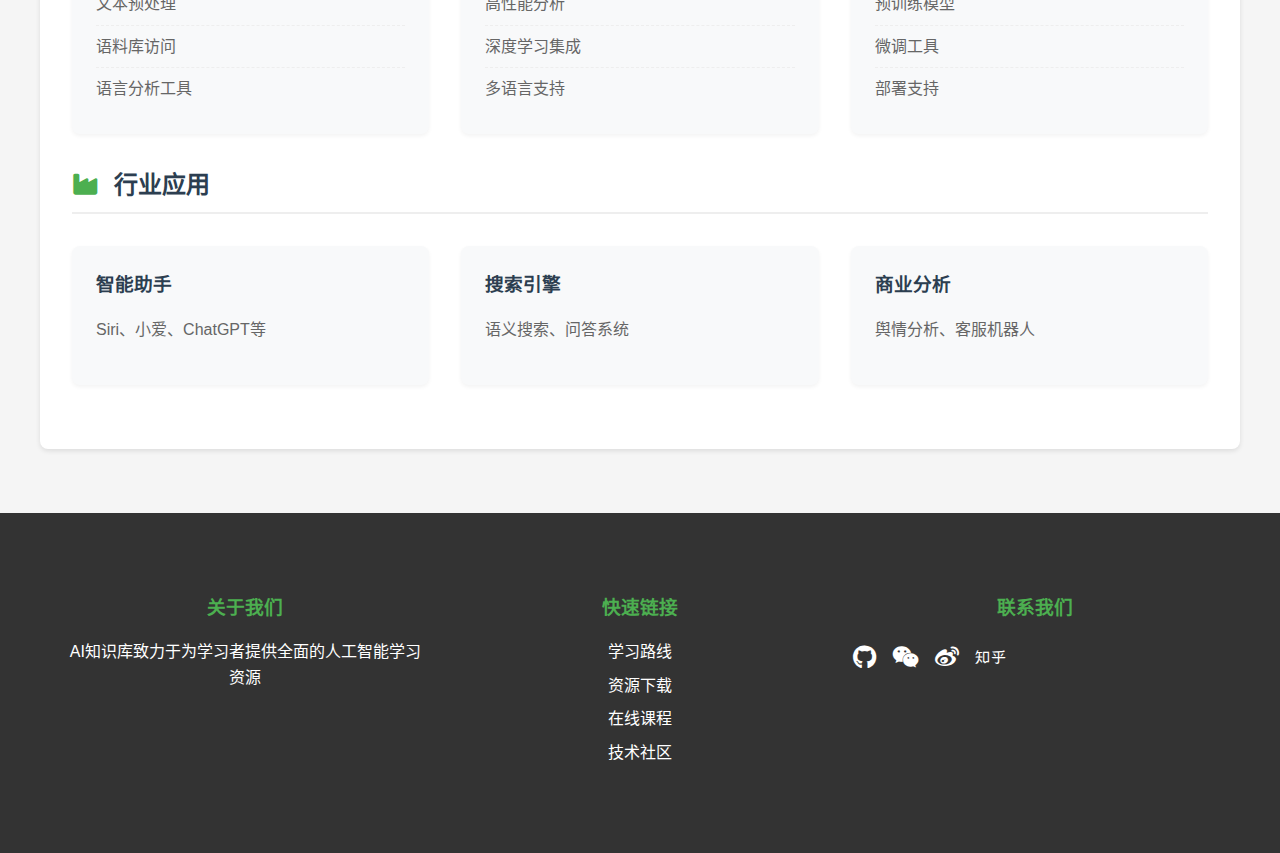
<file: nlp.html>
<!DOCTYPE html>
<html lang="zh-CN">
<head>
    <meta charset="UTF-8">
    <meta name="viewport" content="width=device-width, initial-scale=1.0">
    <title>自然语言处理 - AI知识库</title>
    <link rel="stylesheet" href="css/style.css">
    <link rel="stylesheet" href="https://cdnjs.cloudflare.com/ajax/libs/font-awesome/6.0.0/css/all.min.css">
</head>
<body>
    <nav class="navbar">
        <div class="nav-brand">AI知识库</div>
        <ul class="nav-links">
            <li><a href="index.html">首页</a></li>
            <li><a href="deep-learning.html">深度学习</a></li>
            <li><a href="machine-learning.html">机器学习</a></li>
            <li><a href="nlp.html" class="active">自然语言处理</a></li>
            <li><a href="computer-vision.html">计算机视觉</a></li>
            <li><a href="robotics.html">机器人技术</a></li>
        </ul>
    </nav>

    <main>
        <section class="hero">
            <h1 class="animate-text">自然语言处理</h1>
            <p class="animate-text">让机器理解和生成人类语言</p>
        </section>

        <section class="content">
            <article>
                <h2><i class="fas fa-language"></i> NLP简介</h2>
                <p>自然语言处理(NLP)是人工智能的重要分支，致力于实现人机之间使用自然语言进行有效通信。它结合了语言学、计算机科学和人工智能等多个领域的知识，使计算机能够理解、分析、生成人类语言。</p>

                <h2><i class="fas fa-tasks"></i> 核心任务</h2>
                <div class="learning-types">
                    <div class="type-card">
                        <h3>基础处理</h3>
                        <ul>
                            <li>分词和词性标注</li>
                            <li>句法分析</li>
                            <li>语义分析</li>
                            <li>命名实体识别</li>
                            <li>词向量表示</li>
                        </ul>
                    </div>
                    <div class="type-card">
                        <h3>理解与生成</h3>
                        <ul>
                            <li>文本分类</li>
                            <li>情感分析</li>
                            <li>机器翻译</li>
                            <li>文本摘要</li>
                            <li>对话系统</li>
                        </ul>
                    </div>
                    <div class="type-card">
                        <h3>高级应用</h3>
                        <ul>
                            <li>问答系统</li>
                            <li>知识图谱</li>
                            <li>文本生成</li>
                            <li>多模态理解</li>
                            <li>跨语言处理</li>
                        </ul>
                    </div>
                </div>

                <h2><i class="fas fa-microchip"></i> 主流模型</h2>
                <div class="framework-cards">
                    <div class="framework-card">
                        <div class="card-icon">
                            <i class="fas fa-robot"></i>
                        </div>
                        <h3>BERT</h3>
                        <p>Google开发的双向Transformer预训练模型</p>
                        <div class="card-stats">
                            <span><i class="fas fa-star"></i> 4.9</span>
                            <span><i class="fas fa-code-branch"></i> 180k</span>
                        </div>
                    </div>
                    <div class="framework-card">
                        <div class="card-icon">
                            <i class="fas fa-brain"></i>
                        </div>
                        <h3>GPT系列</h3>
                        <p>OpenAI开发的大规模语言模型</p>
                        <div class="card-stats">
                            <span><i class="fas fa-star"></i> 4.8</span>
                            <span><i class="fas fa-code-branch"></i> 150k</span>
                        </div>
                    </div>
                    <div class="framework-card">
                        <div class="card-icon">
                            <i class="fas fa-project-diagram"></i>
                        </div>
                        <h3>T5</h3>
                        <p>Google的文本到文本转换框架</p>
                        <div class="card-stats">
                            <span><i class="fas fa-star"></i> 4.7</span>
                            <span><i class="fas fa-code-branch"></i> 120k</span>
                        </div>
                    </div>
                </div>

                <h2><i class="fas fa-tools"></i> 开发工具</h2>
                <div class="tools-grid">
                    <div class="tool-item">
                        <h3>NLTK</h3>
                        <p>Python自然语言处理工具包</p>
                        <ul>
                            <li>文本预处理</li>
                            <li>语料库访问</li>
                            <li>语言分析工具</li>
                        </ul>
                    </div>
                    <div class="tool-item">
                        <h3>SpaCy</h3>
                        <p>工业级NLP库</p>
                        <ul>
                            <li>高性能分析</li>
                            <li>深度学习集成</li>
                            <li>多语言支持</li>
                        </ul>
                    </div>
                    <div class="tool-item">
                        <h3>Transformers</h3>
                        <p>Hugging Face开发的预训练模型库</p>
                        <ul>
                            <li>预训练模型</li>
                            <li>微调工具</li>
                            <li>部署支持</li>
                        </ul>
                    </div>
                </div>

                <h2><i class="fas fa-industry"></i> 行业应用</h2>
                <div class="tools-grid">
                    <div class="tool-item">
                        <h3>智能助手</h3>
                        <p>Siri、小爱、ChatGPT等</p>
                    </div>
                    <div class="tool-item">
                        <h3>搜索引擎</h3>
                        <p>语义搜索、问答系统</p>
                    </div>
                    <div class="tool-item">
                        <h3>商业分析</h3>
                        <p>舆情分析、客服机器人</p>
                    </div>
                </div>
            </article>
        </section>
    </main>

    <footer>
        <div class="footer-content">
            <div class="footer-section">
                <h3>关于我们</h3>
                <p>AI知识库致力于为学习者提供全面的人工智能学习资源</p>
            </div>
            <div class="footer-section">
                <h3>快速链接</h3>
                <ul>
                    <li><a href="#">学习路线</a></li>
                    <li><a href="#">资源下载</a></li>
                    <li><a href="#">在线课程</a></li>
                    <li><a href="#">技术社区</a></li>
                </ul>
            </div>
            <div class="footer-section">
                <h3>联系我们</h3>
                <div class="social-links">
                    <a href="#"><i class="fab fa-github"></i></a>
                    <a href="#"><i class="fab fa-weixin"></i></a>
                    <a href="#"><i class="fab fa-weibo"></i></a>
                    <a href="#"><i class="fab fa-zhihu"></i></a>
                </div>
            </div>
        </div>

    </footer>

    <script src="js/main.js"></script>
</body>
</html>
</file>
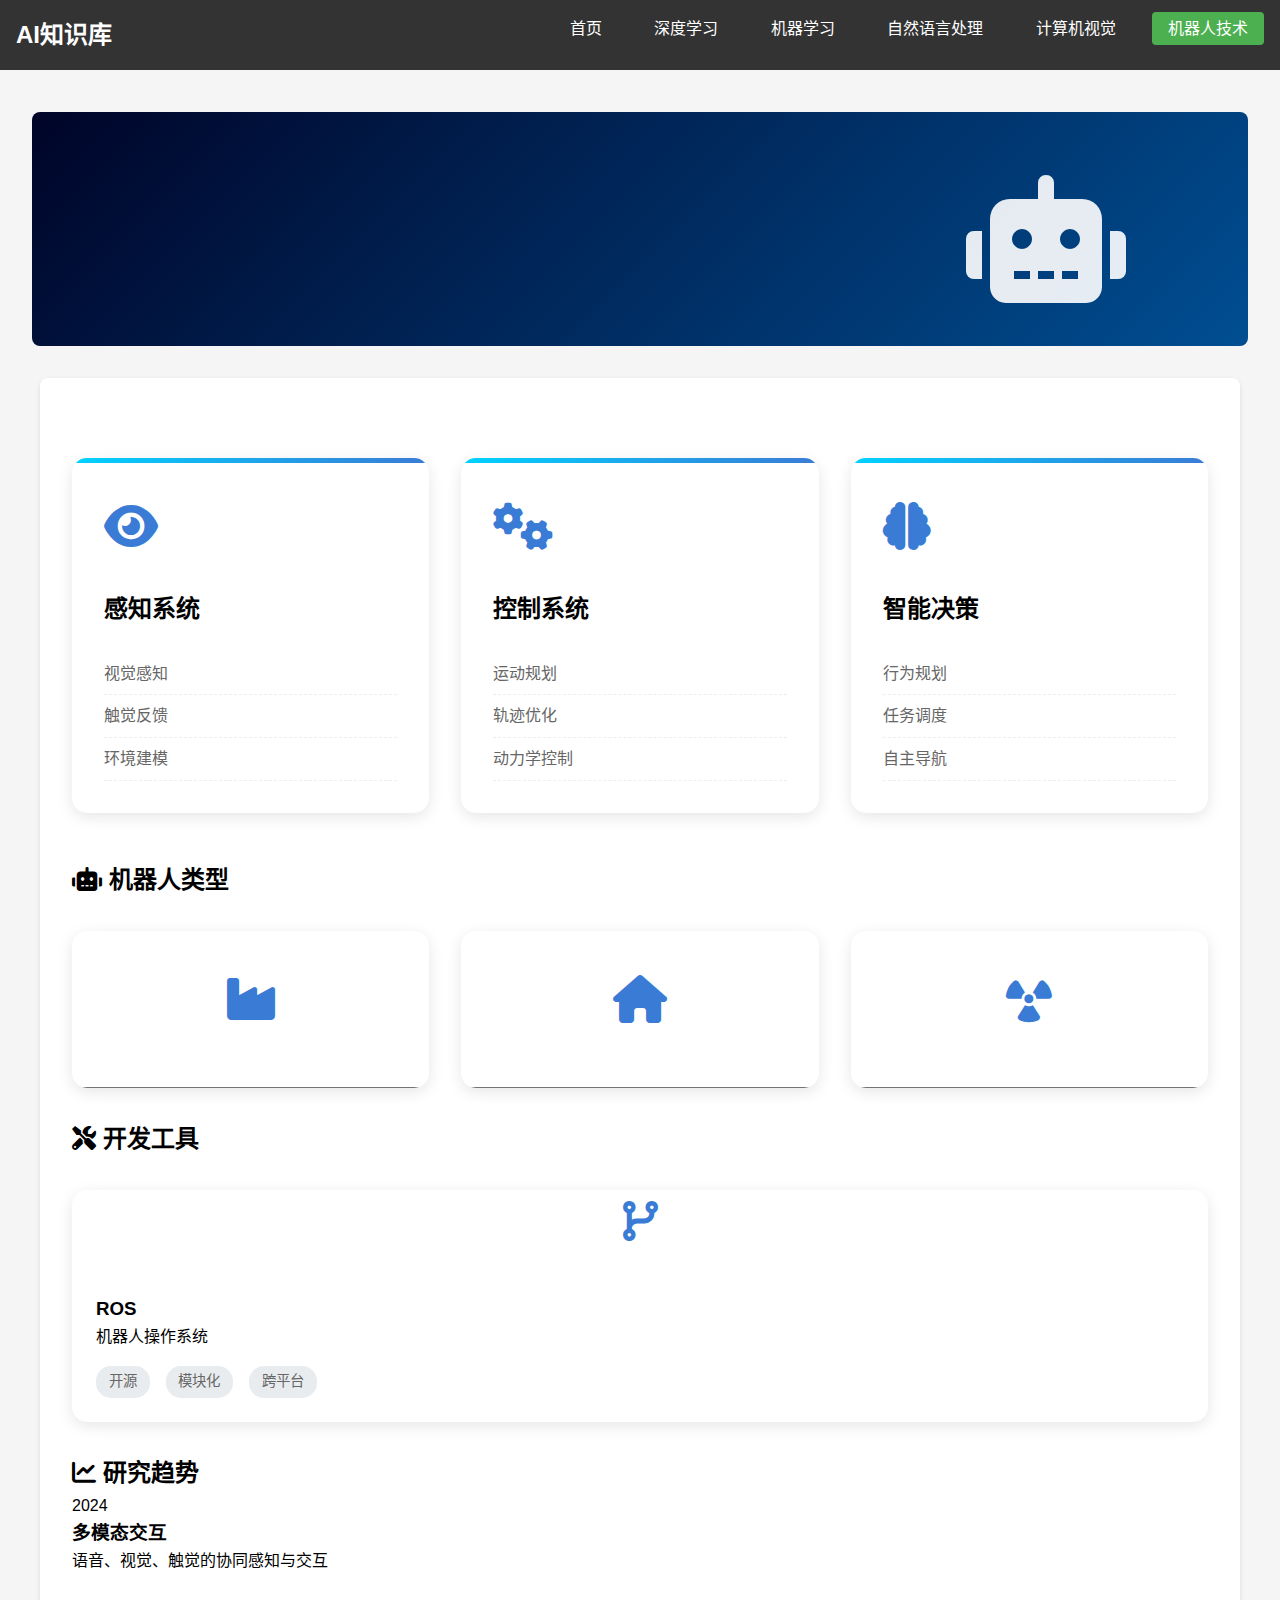
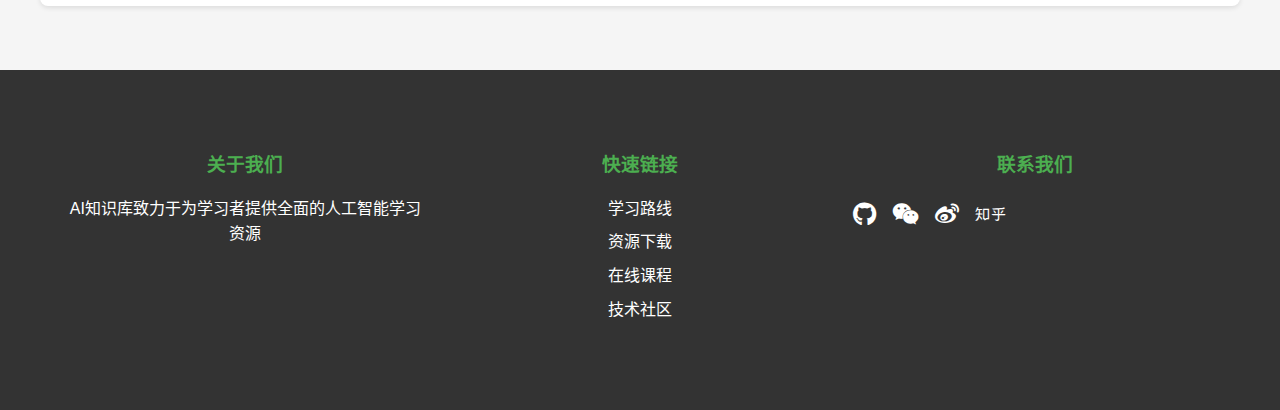
<file: robotics.html>
<!DOCTYPE html>
<html lang="zh-CN">
<head>
    <meta charset="UTF-8">
    <meta name="viewport" content="width=device-width, initial-scale=1.0">
    <title>机器人技术 - AI知识库</title>
    <link rel="stylesheet" href="css/style.css">
    <link rel="stylesheet" href="https://cdnjs.cloudflare.com/ajax/libs/font-awesome/6.0.0/css/all.min.css">
</head>
<body>
    <nav class="navbar">
        <div class="nav-brand">AI知识库</div>
        <ul class="nav-links">
            <li><a href="index.html">首页</a></li>
            <li><a href="deep-learning.html">深度学习</a></li>
            <li><a href="machine-learning.html">机器学习</a></li>
            <li><a href="nlp.html">自然语言处理</a></li>
            <li><a href="computer-vision.html">计算机视觉</a></li>
            <li><a href="robotics.html" class="active">机器人技术</a></li>
        </ul>
    </nav>

    <main>
        <section class="hero robotics-hero">
            <div class="hero-content">
                <h1 class="animate-text">机器人技术</h1>
                <p class="animate-text">智能机器人的设计与控制</p>
            </div>
            <div class="robot-animation">
                <div class="robot-icon">
                    <i class="fas fa-robot"></i>
                </div>
            </div>
        </section>

        <section class="content">
            <div class="tech-overview">
                <div class="tech-card perception">
                    <div class="tech-icon">
                        <i class="fas fa-eye"></i>
                    </div>
                    <h2>感知系统</h2>
                    <ul class="tech-features">
                        <li>视觉感知</li>
                        <li>触觉反馈</li>
                        <li>环境建模</li>
                    </ul>
                </div>
                <div class="tech-card control">
                    <div class="tech-icon">
                        <i class="fas fa-cogs"></i>
                    </div>
                    <h2>控制系统</h2>
                    <ul class="tech-features">
                        <li>运动规划</li>
                        <li>轨迹优化</li>
                        <li>动力学控制</li>
                    </ul>
                </div>
                <div class="tech-card intelligence">
                    <div class="tech-icon">
                        <i class="fas fa-brain"></i>
                    </div>
                    <h2>智能决策</h2>
                    <ul class="tech-features">
                        <li>行为规划</li>
                        <li>任务调度</li>
                        <li>自主导航</li>
                    </ul>
                </div>
            </div>

            <div class="interactive-demo">
                <h2><i class="fas fa-robot"></i> 机器人类型</h2>
                <div class="robot-types">
                    <div class="robot-type">
                        <div class="type-icon">
                            <i class="fas fa-industry"></i>
                        </div>
                        <div class="type-info">
                            <h3>工业机器人</h3>
                            <p>高精度、高效率的自动化生产</p>
                            <ul class="type-features">
                                <li><i class="fas fa-check"></i> 精确定位</li>
                                <li><i class="fas fa-check"></i> 重复作业</li>
                                <li><i class="fas fa-check"></i> 高负载</li>
                            </ul>
                        </div>
                    </div>
                    <div class="robot-type">
                        <div class="type-icon">
                            <i class="fas fa-home"></i>
                        </div>
                        <div class="type-info">
                            <h3>服务机器人</h3>
                            <p>智能家居、医疗护理、教育陪伴</p>
                            <ul class="type-features">
                                <li><i class="fas fa-check"></i> 人机交互</li>
                                <li><i class="fas fa-check"></i> 场景适应</li>
                                <li><i class="fas fa-check"></i> 安全协作</li>
                            </ul>
                        </div>
                    </div>
                    <div class="robot-type">
                        <div class="type-icon">
                            <i class="fas fa-radiation"></i>
                        </div>
                        <div class="type-info">
                            <h3>特种机器人</h3>
                            <p>极端环境作业、救援任务</p>
                            <ul class="type-features">
                                <li><i class="fas fa-check"></i> 环境适应</li>
                                <li><i class="fas fa-check"></i> 特殊功能</li>
                                <li><i class="fas fa-check"></i> 远程控制</li>
                            </ul>
                        </div>
                    </div>
                </div>
            </div>

            <div class="development-tools">
                <h2><i class="fas fa-tools"></i> 开发工具</h2>
                <div class="tools-showcase">
                    <div class="tool-panel">
                        <div class="tool-icon">
                            <i class="fas fa-code-branch"></i>
                        </div>
                        <div class="tool-details">
                            <h3>ROS</h3>
                            <p>机器人操作系统</p>
                            <div class="tool-features">
                                <span>开源</span>
                                <span>模块化</span>
                                <span>跨平台</span>
                            </div>
                        </div>
                    </div>
                    <!-- 添加更多工具面板 -->
                </div>
            </div>

            <div class="research-trends">
                <h2><i class="fas fa-chart-line"></i> 研究趋势</h2>
                <div class="trend-timeline">
                    <div class="trend-item">
                        <div class="trend-year">2024</div>
                        <div class="trend-content">
                            <h3>多模态交互</h3>
                            <p>语音、视觉、触觉的协同感知与交互</p>
                        </div>
                    </div>
                    <!-- 添加更多趋势项 -->
                </div>
            </div>
        </section>
    </main>

    <footer>
        <div class="footer-content">
            <div class="footer-section">
                <h3>关于我们</h3>
                <p>AI知识库致力于为学习者提供全面的人工智能学习资源</p>
            </div>
            <div class="footer-section">
                <h3>快速链接</h3>
                <ul>
                    <li><a href="#">学习路线</a></li>
                    <li><a href="#">资源下载</a></li>
                    <li><a href="#">在线课程</a></li>
                    <li><a href="#">技术社区</a></li>
                </ul>
            </div>
            <div class="footer-section">
                <h3>联系我们</h3>
                <div class="social-links">
                    <a href="#"><i class="fab fa-github"></i></a>
                    <a href="#"><i class="fab fa-weixin"></i></a>
                    <a href="#"><i class="fab fa-weibo"></i></a>
                    <a href="#"><i class="fab fa-zhihu"></i></a>
                </div>
            </div>
        </div>
    </footer>

    <script src="js/main.js"></script>
</body>
</html>
</file>
<file: css/style.css>
* {
    margin: 0;
    padding: 0;
    box-sizing: border-box;
}

body {
    font-family: 'Microsoft YaHei', sans-serif;
    line-height: 1.6;
    background-color: #f5f5f5;
}

.navbar {
    background-color: #333;
    padding: 1rem;
    position: fixed;
    width: 100%;
    top: 0;
    z-index: 1000;
}

.nav-brand {
    color: white;
    font-size: 1.5rem;
    font-weight: bold;
    float: left;
}

.nav-links {
    list-style: none;
    float: right;
}

.nav-links li {
    display: inline-block;
    margin-left: 1rem;
}

.nav-links a {
    color: white;
    text-decoration: none;
    padding: 0.5rem 1rem;
    transition: all 0.3s ease;
}

.nav-links a:hover {
    background-color: #555;
    border-radius: 4px;
}

.nav-links a.active {
    background-color: #4CAF50;
    border-radius: 4px;
}

main {
    margin-top: 80px;
    padding: 2rem;
}

.hero {
    text-align: center;
    padding: 4rem 0;
    background: linear-gradient(135deg, #667eea 0%, #764ba2 100%);
    color: white;
    margin-bottom: 2rem;
    border-radius: 8px;
}

.hero h1 {
    font-size: 2.5rem;
    margin-bottom: 1rem;
}

.cards-container {
    display: grid;
    grid-template-columns: repeat(auto-fit, minmax(250px, 1fr));
    gap: 2rem;
    padding: 2rem 0;
}

.card {
    background: white;
    padding: 2rem;
    border-radius: 8px;
    box-shadow: 0 2px 5px rgba(0,0,0,0.1);
    transition: transform 0.3s ease;
    cursor: pointer;
}

.card:hover {
    transform: translateY(-5px);
}

.card h2 {
    color: #333;
    margin-bottom: 1rem;
}

.card p {
    color: #666;
}

footer {
    text-align: center;
    padding: 2rem;
    background: #333;
    color: white;
    margin-top: 2rem;
}

.animate-text {
    opacity: 0;
    transform: translateY(20px);
    animation: fadeInUp 1s ease forwards;
}

@keyframes fadeInUp {
    to {
        opacity: 1;
        transform: translateY(0);
    }
}

.content {
    max-width: 1200px;
    margin: 0 auto;
    padding: 2rem;
    background: white;
    border-radius: 8px;
    box-shadow: 0 2px 5px rgba(0,0,0,0.1);
}

.learning-types, .tools-section, .task-grid, .model-section, .tools-grid {
    display: grid;
    grid-template-columns: repeat(auto-fit, minmax(300px, 1fr));
    gap: 2rem;
    margin: 2rem 0;
}

.type-card, .tool-card, .task-card, .model-card, .tool-item {
    background: #f8f9fa;
    padding: 1.5rem;
    border-radius: 8px;
    box-shadow: 0 2px 4px rgba(0,0,0,0.05);
    transition: transform 0.3s ease;
}

.type-card:hover, .tool-card:hover, .task-card:hover, .model-card:hover, .tool-item:hover {
    transform: translateY(-5px);
}

.type-card h3, .tool-card h3, .task-card h3, .model-card h3, .tool-item h3 {
    color: #2c3e50;
    margin-bottom: 1rem;
}

.type-card ul {
    list-style-position: inside;
    margin-top: 1rem;
}

.type-card ul li {
    color: #666;
    margin: 0.5rem 0;
}

.framework-cards {
    display: grid;
    grid-template-columns: repeat(auto-fit, minmax(250px, 1fr));
    gap: 2rem;
    margin: 2rem 0;
}

.framework-card {
    background: #f8f9fa;
    padding: 1.5rem;
    border-radius: 8px;
    box-shadow: 0 2px 4px rgba(0,0,0,0.05);
    transition: transform 0.3s ease;
}

.framework-card:hover {
    transform: translateY(-5px);
}

article h2 {
    color: #2c3e50;
    margin: 2rem 0 1rem;
    padding-bottom: 0.5rem;
    border-bottom: 2px solid #eee;
}

article p {
    color: #666;
    margin-bottom: 1rem;
    line-height: 1.8;
}

/* 搜索框样式 */
.search-box {
    margin-top: 2rem;
    display: flex;
    justify-content: center;
    gap: 1rem;
}

.search-box input {
    padding: 1rem;
    width: 50%;
    max-width: 500px;
    border: none;
    border-radius: 25px;
    font-size: 1rem;
    box-shadow: 0 2px 10px rgba(0,0,0,0.1);
}

.search-box button {
    padding: 1rem 2rem;
    border: none;
    border-radius: 25px;
    background: #4CAF50;
    color: white;
    cursor: pointer;
    transition: background 0.3s ease;
}

.search-box button:hover {
    background: #45a049;
}

/* 卡片图标样式 */
.card-icon {
    font-size: 2.5rem;
    color: #4CAF50;
    margin-bottom: 1rem;
}

/* 卡片统计信息 */
.card-stats {
    margin-top: 1rem;
    display: flex;
    justify-content: space-between;
    color: #666;
    font-size: 0.9rem;
}

.card-stats span {
    display: flex;
    align-items: center;
    gap: 0.5rem;
}

/* 最新动态部分 */
.latest-updates {
    padding: 2rem 0;
}

.updates-grid {
    display: grid;
    grid-template-columns: repeat(auto-fit, minmax(300px, 1fr));
    gap: 2rem;
    margin-top: 2rem;
}

.update-card {
    background: white;
    padding: 1.5rem;
    border-radius: 8px;
    box-shadow: 0 2px 5px rgba(0,0,0,0.1);
}

.update-date {
    color: #666;
    font-size: 0.9rem;
    margin-bottom: 0.5rem;
}

.update-card h3 {
    color: #333;
    margin-bottom: 1rem;
}

.read-more {
    display: inline-flex;
    align-items: center;
    gap: 0.5rem;
    color: #4CAF50;
    text-decoration: none;
    margin-top: 1rem;
    font-weight: bold;
}

.read-more:hover {
    text-decoration: underline;
}

/* 页脚样式 */
.footer-content {
    display: grid;
    grid-template-columns: repeat(auto-fit, minmax(250px, 1fr));
    gap: 2rem;
    padding: 3rem 2rem;
    background: #333;
    color: white;
}

.footer-section h3 {
    margin-bottom: 1rem;
    color: #4CAF50;
}

.footer-section ul {
    list-style: none;
}

.footer-section ul li {
    margin-bottom: 0.5rem;
}

.footer-section ul li a {
    color: white;
    text-decoration: none;
}

.footer-section ul li a:hover {
    color: #4CAF50;
}

.social-links {
    display: flex;
    gap: 1rem;
}

.social-links a {
    color: white;
    font-size: 1.5rem;
    transition: color 0.3s ease;
}

.social-links a:hover {
    color: #4CAF50;
}

.footer-bottom {
    text-align: center;
    padding: 1rem;
    background: #222;
    color: #666;
}

/* 响应式调整 */
@media (max-width: 768px) {
    .search-box input {
        width: 70%;
    }
    
    .footer-content {
        grid-template-columns: 1fr;
    }
}

/* 深度学习页面特定样式 */
.type-card ul {
    list-style: none;
}

.type-card ul li {
    padding: 0.5rem 0;
    color: #666;
    position: relative;
    padding-left: 1.5rem;
}

.type-card ul li:before {
    content: "•";
    color: #4CAF50;
    font-weight: bold;
    position: absolute;
    left: 0;
}

.tool-item ul {
    list-style: none;
    margin-top: 1rem;
}

.tool-item ul li {
    padding: 0.5rem 0;
    color: #666;
    border-bottom: 1px dashed #eee;
}

.tool-item ul li:last-child {
    border-bottom: none;
}

article h2 i {
    margin-right: 0.5rem;
    color: #4CAF50;
}

.framework-card .card-icon {
    text-align: center;
}

.framework-card .card-stats {
    margin-top: 1rem;
    display: flex;
    justify-content: space-around;
    color: #666;
    font-size: 0.9rem;
}

/* 计算机视觉页面特定样式 */
.vision-hero {
    display: grid;
    grid-template-columns: 1fr 1fr;
    gap: 2rem;
    align-items: center;
    background: linear-gradient(135deg, #1a2a6c, #b21f1f, #fdbb2d);
}

.hero-image img {
    width: 100%;
    border-radius: 8px;
    box-shadow: 0 4px 15px rgba(0,0,0,0.2);
}

.timeline {
    position: relative;
    padding: 2rem 0;
    margin: 2rem 0;
}

.timeline::before {
    content: '';
    position: absolute;
    left: 50%;
    width: 2px;
    height: 100%;
    background: #4CAF50;
}

.timeline-item {
    display: flex;
    justify-content: center;
    align-items: center;
    margin: 2rem 0;
}

.timeline-dot {
    width: 20px;
    height: 20px;
    background: #4CAF50;
    border-radius: 50%;
    z-index: 1;
}

.timeline-content {
    width: 300px;
    padding: 1rem;
    background: white;
    border-radius: 8px;
    box-shadow: 0 2px 5px rgba(0,0,0,0.1);
    margin: 0 2rem;
}

.vision-grid {
    display: grid;
    grid-template-columns: repeat(auto-fit, minmax(300px, 1fr));
    gap: 2rem;
    margin: 2rem 0;
}

.vision-card {
    background: white;
    border-radius: 8px;
    overflow: hidden;
    box-shadow: 0 2px 5px rgba(0,0,0,0.1);
    transition: transform 0.3s ease;
}

.vision-card:hover {
    transform: translateY(-5px);
}

.vision-card-header {
    background: #4CAF50;
    color: white;
    padding: 1.5rem;
    text-align: center;
}

.vision-card-header i {
    font-size: 2rem;
    margin-bottom: 1rem;
}

.vision-card-content {
    padding: 1.5rem;
}

.showcase-section {
    margin: 3rem 0;
}

.showcase-grid {
    display: grid;
    grid-template-columns: repeat(auto-fit, minmax(400px, 1fr));
    gap: 2rem;
    margin-top: 2rem;
}

.showcase-item {
    position: relative;
    overflow: hidden;
    border-radius: 8px;
}

.showcase-item img {
    width: 100%;
    transition: transform 0.3s ease;
}

.showcase-overlay {
    position: absolute;
    bottom: 0;
    left: 0;
    right: 0;
    background: rgba(0,0,0,0.7);
    color: white;
    padding: 1rem;
    transform: translateY(100%);
    transition: transform 0.3s ease;
}

.showcase-item:hover img {
    transform: scale(1.1);
}

.showcase-item:hover .showcase-overlay {
    transform: translateY(0);
}

.app-cards {
    display: grid;
    grid-template-columns: repeat(auto-fit, minmax(250px, 1fr));
    gap: 2rem;
    margin-top: 2rem;
}

.app-card {
    text-align: center;
    padding: 2rem;
    background: white;
    border-radius: 8px;
    box-shadow: 0 2px 5px rgba(0,0,0,0.1);
}

.app-icon {
    font-size: 3rem;
    color: #4CAF50;
    margin-bottom: 1rem;
}

/* 响应式调整 */
@media (max-width: 768px) {
    .vision-hero {
        grid-template-columns: 1fr;
    }
    
    .timeline::before {
        left: 20px;
    }
    
    .timeline-item {
        justify-content: flex-start;
        margin-left: 20px;
    }
}

/* 机器人技术页面特定样式 */
.robotics-hero {
    background: linear-gradient(135deg, #000428, #004e92);
    position: relative;
    overflow: hidden;
}

.robot-animation {
    position: absolute;
    right: 10%;
    bottom: 0;
}

.robot {
    position: relative;
    width: 200px;
    height: 300px;
    animation: hover 3s ease-in-out infinite;
}

@keyframes hover {
    0%, 100% { transform: translateY(0); }
    50% { transform: translateY(-20px); }
}

.tech-overview {
    display: grid;
    grid-template-columns: repeat(3, 1fr);
    gap: 2rem;
    margin: 3rem 0;
}

.tech-card {
    background: white;
    padding: 2rem;
    border-radius: 15px;
    box-shadow: 0 4px 15px rgba(0,0,0,0.1);
    transition: all 0.3s ease;
    position: relative;
    overflow: hidden;
}

.tech-card::before {
    content: '';
    position: absolute;
    top: 0;
    left: 0;
    width: 100%;
    height: 5px;
    background: linear-gradient(90deg, #00d2ff, #3a7bd5);
}

.tech-icon {
    font-size: 3rem;
    color: #3a7bd5;
    margin-bottom: 1.5rem;
}

.tech-features {
    list-style: none;
    margin-top: 1.5rem;
}

.tech-features li {
    padding: 0.5rem 0;
    color: #666;
    border-bottom: 1px dashed #eee;
}

.robot-types {
    display: grid;
    grid-template-columns: repeat(auto-fit, minmax(300px, 1fr));
    gap: 2rem;
    margin: 2rem 0;
}

.robot-type {
    position: relative;
    border-radius: 15px;
    overflow: hidden;
    cursor: pointer;
}

.robot-type img {
    width: 100%;
    height: 250px;
    object-fit: cover;
    transition: transform 0.3s ease;
}

.type-info {
    position: absolute;
    bottom: 0;
    left: 0;
    right: 0;
    padding: 1.5rem;
    background: rgba(0,0,0,0.8);
    color: white;
    transform: translateY(100%);
    transition: transform 0.3s ease;
}

.robot-type:hover img {
    transform: scale(1.1);
}

.robot-type:hover .type-info {
    transform: translateY(0);
}

.tools-showcase {
    display: grid;
    grid-template-columns: repeat(auto-fit, minmax(250px, 1fr));
    gap: 2rem;
    margin: 2rem 0;
}

.tool-panel {
    background: white;
    border-radius: 15px;
    overflow: hidden;
    box-shadow: 0 4px 15px rgba(0,0,0,0.1);
}

.tool-header {
    padding: 1.5rem;
    background: #f8f9fa;
    display: flex;
    align-items: center;
    gap: 1rem;
}

.tool-header img {
    width: 50px;
    height: 50px;
    object-fit: contain;
}

.tool-details {
    padding: 1.5rem;
}

.tool-features {
    display: flex;
    gap: 1rem;
    margin-top: 1rem;
}

.tool-features span {
    padding: 0.3rem 0.8rem;
    background: #e9ecef;
    border-radius: 15px;
    font-size: 0.9rem;
    color: #666;
}

/* 响应式调整 */
@media (max-width: 768px) {
    .tech-overview {
        grid-template-columns: 1fr;
    }
    
    .robot-animation {
        display: none;
    }
}

/* 修改机器人技术页面样式 */
.robot-icon {
    font-size: 8rem;
    color: rgba(255, 255, 255, 0.9);
    animation: float 3s ease-in-out infinite;
}

@keyframes float {
    0%, 100% { transform: translateY(0); }
    50% { transform: translateY(-20px); }
}

.type-icon {
    font-size: 3rem;
    color: #3a7bd5;
    margin-bottom: 1rem;
    text-align: center;
}

.robot-type {
    background: white;
    padding: 2rem;
    border-radius: 15px;
    box-shadow: 0 4px 15px rgba(0,0,0,0.1);
    transition: transform 0.3s ease;
}

.robot-type:hover {
    transform: translateY(-10px);
}

.type-features {
    list-style: none;
    margin-top: 1rem;
}

.type-features li {
    display: flex;
    align-items: center;
    gap: 0.5rem;
    color: #666;
    margin: 0.5rem 0;
}

.type-features li i {
    color: #4CAF50;
}

.tool-icon {
    font-size: 2.5rem;
    color: #3a7bd5;
    text-align: center;
    margin-bottom: 1rem;
}

/* 里程碑时间线样式 */
.milestone-section {
    padding: 3rem 0;
    position: relative;
}

.milestones {
    position: relative;
    max-width: 1000px;
    margin: 0 auto;
    padding: 2rem 0;
}

.milestone-item {
    display: flex;
    align-items: flex-start;
    margin-bottom: 3rem;
    position: relative;
}

.milestone-icon {
    background: #4CAF50;
    color: white;
    width: 60px;
    height: 60px;
    border-radius: 50%;
    display: flex;
    align-items: center;
    justify-content: center;
    font-size: 1.5rem;
    position: relative;
    z-index: 2;
    box-shadow: 0 0 0 10px rgba(76, 175, 80, 0.1);
}

.milestone-line {
    position: absolute;
    left: 30px;
    top: 60px;
    bottom: -60px;
    width: 2px;
    background: linear-gradient(to bottom, #4CAF50 50%, #e0e0e0 50%);
    background-size: 100% 20px;
}

.milestone-item:last-child .milestone-line {
    display: none;
}

.milestone-content {
    margin-left: 2rem;
    background: white;
    padding: 1.5rem;
    border-radius: 8px;
    box-shadow: 0 2px 15px rgba(0,0,0,0.1);
    flex: 1;
    position: relative;
    transition: transform 0.3s ease;
}

.milestone-content:hover {
    transform: translateY(-5px);
}

.milestone-year {
    color: #4CAF50;
    font-size: 1.2rem;
    font-weight: bold;
    margin-bottom: 0.5rem;
}

.milestone-content h3 {
    color: #333;
    margin-bottom: 0.5rem;
}

.milestone-content p {
    color: #666;
    margin-bottom: 1rem;
}

.milestone-details {
    list-style: none;
    margin: 0;
    padding: 0;
}

.milestone-details li {
    display: flex;
    align-items: center;
    gap: 0.5rem;
    color: #666;
    margin: 0.5rem 0;
}

.milestone-details li i {
    color: #4CAF50;
}

/* 响应式调整 */
@media (max-width: 768px) {
    .milestone-item {
        flex-direction: column;
        align-items: flex-start;
        margin-left: 30px;
    }

    .milestone-content {
        margin-left: 0;
        margin-top: 1rem;
        width: 100%;
    }

    .milestone-line {
        left: 0;
    }
}
</file>
